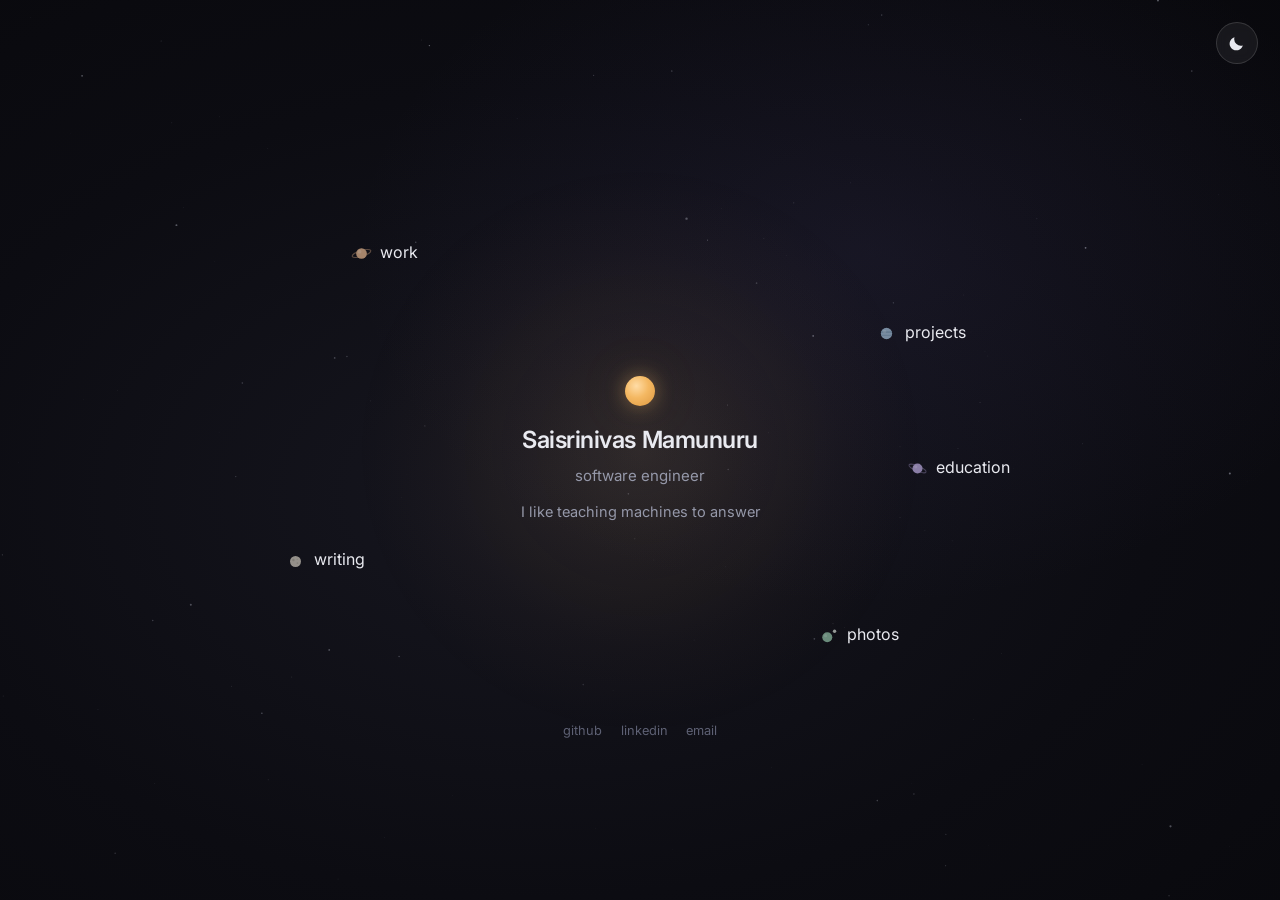
<file: index.html>
<!DOCTYPE html>
<html lang="en">
<head>
<meta charset="UTF-8">
<meta name="viewport" content="width=device-width, initial-scale=1">
<title>Saisrinivas Mamunuru</title>
<meta name="description" content="Software engineer working on AI systems and the data infrastructure behind them.">
<link rel="icon" type="image/svg+xml" href="favicon.svg">
<script src="theme.js"></script>
<link href="https://fonts.googleapis.com/css2?family=Inter:wght@400;500;600&display=swap" rel="stylesheet">
<style>
*{box-sizing:border-box}
:root{
  --ink:#e9eaf0;--soft:#9598a9;--faint:#5d6073;--accent:#b0a5dc;
  --page-bg:
    radial-gradient(760px 520px at 68% 28%, rgba(88,78,140,.13) 0%, rgba(88,78,140,0) 68%),
    radial-gradient(1100px 720px at 42% 55%, #16161f 0%, #0c0c12 56%, #08080c 100%);
  --sun-wash:
    radial-gradient(circle, rgba(246,198,124,.115) 0%, rgba(240,180,100,.062) 27%, rgba(228,158,88,.022) 50%, rgba(228,158,88,0) 72%);
  --disc-grad: radial-gradient(circle at 38% 33%, #ffdca6 0%, #f4b862 44%, #dd9840 100%);
  --disc-shadow: 0 0 20px rgba(242,184,104,.42), 0 0 56px rgba(242,184,104,.16);
  --star-opacity:1;
  --toggle-bg:rgba(255,255,255,.06);--toggle-border:rgba(255,255,255,.14);
  --hover-ink:#fff;
}
:root[data-theme="day"]{
  --ink:#2c2a3d;--soft:#5e5c74;--faint:#8d8ba3;--accent:#6f5aa8;
  --page-bg:
    radial-gradient(900px 640px at 60% 18%, rgba(255,214,150,.55) 0%, rgba(255,214,150,0) 62%),
    linear-gradient(180deg, #cfe4f7 0%, #eaf3fb 38%, #fdf1e4 78%, #ffe6cf 100%);
  --sun-wash:
    radial-gradient(circle, rgba(255,206,120,.55) 0%, rgba(255,190,110,.28) 30%, rgba(255,180,110,.08) 55%, rgba(255,180,110,0) 74%);
  --disc-grad: radial-gradient(circle at 38% 33%, #fff2cf 0%, #ffcf6e 45%, #f0a428 100%);
  --disc-shadow: 0 0 34px rgba(255,196,90,.65), 0 0 90px rgba(255,196,90,.32);
  --star-opacity:0;
  --toggle-bg:rgba(30,20,10,.05);--toggle-border:rgba(30,20,10,.14);
  --hover-ink:#17151f;
}
html,body{height:100%}
body{margin:0;color:var(--ink);
  font:400 15px/1.6 Inter,system-ui,sans-serif;-webkit-font-smoothing:antialiased;
  background:var(--page-bg);
  transition:background 1.1s ease,color .6s ease;
  display:grid;place-items:center;overflow:hidden}
#sky{position:fixed;inset:0;z-index:0;pointer-events:none;opacity:var(--star-opacity);transition:opacity 1.1s ease}
.stage{position:relative;z-index:1;width:min(740px,93vw);height:min(500px,76vh);
  display:grid;place-items:center}

/* the sun: an ambient warm wash, plus a small disc above the name.
   Sits behind everything and never moves -- the planets drift, it doesn't. */
.sun{position:absolute;left:50%;top:50%;transform:translate(-50%,-50%);
  width:min(560px,78vw);height:min(560px,78vw);border-radius:50%;
  pointer-events:none;z-index:0;background:var(--sun-wash);
  transition:background 1.1s ease;
  animation:breathe 14s ease-in-out infinite}
@keyframes breathe{0%,100%{opacity:.88}50%{opacity:1}}

.disc{width:30px;height:30px;border-radius:50%;margin:0 auto .95rem;
  background:var(--disc-grad);box-shadow:var(--disc-shadow);
  transition:background 1.1s ease,box-shadow 1.1s ease}

.core{text-align:center;max-width:25rem;z-index:2;position:relative}
h1{font-size:1.48rem;font-weight:600;letter-spacing:-.02em;margin:0 0 .32rem}
.role{color:var(--soft);font-size:.94rem;margin:0 0 .8rem}
.bio{color:var(--soft);font-size:.91rem;margin:0}

.drift{position:absolute;text-decoration:none;color:var(--ink);font-size:1rem;
  display:inline-flex;align-items:center;gap:.5rem;white-space:nowrap;
  transition:color .25s ease,text-shadow .25s ease}
.drift span{border-bottom:1px solid transparent;padding-bottom:1px;
  transition:border-color .25s ease}
.drift:hover{color:var(--hover-ink);text-shadow:0 0 15px rgba(176,165,220,.4)}
.drift:hover span{border-bottom-color:var(--accent)}
.drift svg{flex:0 0 auto;opacity:.82;transition:opacity .25s ease,transform .5s ease}
.drift:hover svg{opacity:1;transform:rotate(12deg) scale(1.08)}

.d1{top:8%;left:11%}
.d2{top:24%;right:6%}
.d3{bottom:25%;left:2%}
.d4{bottom:10%;right:15%}
.d5{top:51%;right:0}
.soc{position:absolute;bottom:-2.6rem;left:50%;transform:translateX(-50%);
  display:flex;gap:1.15rem;font-size:.8rem;white-space:nowrap}
.soc a{color:var(--faint);text-decoration:none}
.soc a:hover{color:var(--accent)}

.theme-toggle{position:fixed;top:1.4rem;right:1.4rem;z-index:5;width:42px;height:42px;border-radius:50%;
  background:var(--toggle-bg);border:1px solid var(--toggle-border);color:var(--ink);padding:0;
  display:grid;place-items:center;cursor:pointer;backdrop-filter:blur(6px);
  transition:background .3s ease,border-color .3s ease,color .4s ease,transform .3s ease}
.theme-toggle:hover{transform:scale(1.06)}
.theme-toggle svg{position:absolute;transition:opacity .4s ease,transform .5s ease}
.theme-toggle .moon{opacity:1;transform:rotate(0deg) scale(1)}
.theme-toggle .sun-i{opacity:0;transform:rotate(-90deg) scale(.6)}
:root[data-theme="day"] .theme-toggle .moon{opacity:0;transform:rotate(90deg) scale(.6)}
:root[data-theme="day"] .theme-toggle .sun-i{opacity:1;transform:rotate(0deg) scale(1)}

@media(max-width:660px){
  body{overflow:auto;display:block}
  .stage{height:auto;display:flex;flex-direction:column;gap:1.4rem;padding:4rem 1.5rem 3rem;width:100%}
  .core{order:-1;margin-bottom:1rem}
  .drift{position:static!important;transform:none!important;font-size:1.05rem}
  .soc{position:static;transform:none;margin-top:1.5rem}
}
</style>
</head>
<body>
<canvas id="sky"></canvas>

<button class="theme-toggle" type="button" aria-label="Toggle day and night theme" title="Toggle theme">
  <svg class="moon" width="19" height="19" viewBox="0 0 24 24" fill="none" aria-hidden="true"><path d="M20 14.5A8.5 8.5 0 0 1 9.5 4a8.5 8.5 0 1 0 10.5 10.5z" fill="currentColor"/></svg>
  <svg class="sun-i" width="19" height="19" viewBox="0 0 24 24" fill="none" aria-hidden="true"><circle cx="12" cy="12" r="4.6" fill="currentColor"/><g stroke="currentColor" stroke-width="1.6" stroke-linecap="round"><path d="M12 2.5v2.4M12 19.1v2.4M21.5 12h-2.4M4.9 12H2.5M18.4 5.6l-1.7 1.7M7.3 16.7l-1.7 1.7M18.4 18.4l-1.7-1.7M7.3 7.3 5.6 5.6"/></g></svg>
</button>

<svg width="0" height="0" style="position:absolute" aria-hidden="true">
  <defs>
    <symbol id="p-ring" viewBox="0 0 26 26">
      <ellipse cx="13" cy="13" rx="12" ry="3.6" fill="none" stroke="#c9a07e" stroke-opacity=".5" stroke-width="1.3" transform="rotate(-18 13 13)"/>
      <circle cx="13" cy="13" r="6.6" fill="#c9a07e"/>
      <circle cx="10.6" cy="10.7" r="2.3" fill="#fff" opacity=".16"/>
    </symbol>
    <symbol id="p-band" viewBox="0 0 26 26">
      <clipPath id="c-band"><circle cx="13" cy="13" r="7"/></clipPath>
      <circle cx="13" cy="13" r="7" fill="#8ea7bd"/>
      <g clip-path="url(#c-band)">
        <rect x="4" y="10.4" width="18" height="1.7" fill="#6f8ba3" opacity=".85"/>
        <rect x="4" y="14.6" width="18" height="1.2" fill="#6f8ba3" opacity=".7"/>
      </g>
      <circle cx="10.6" cy="10.6" r="2.2" fill="#fff" opacity=".15"/>
    </symbol>
    <symbol id="p-moon" viewBox="0 0 26 26">
      <circle cx="13" cy="13" r="6.8" fill="#b2ada4"/>
      <circle cx="10.4" cy="11.2" r="1.5" fill="#948f86" opacity=".8"/>
      <circle cx="15.4" cy="15" r="1.1" fill="#948f86" opacity=".7"/>
      <circle cx="15.2" cy="10.3" r=".8" fill="#948f86" opacity=".6"/>
    </symbol>
    <symbol id="p-satellite" viewBox="0 0 26 26">
      <circle cx="11.5" cy="14" r="6.2" fill="#7fa892"/>
      <circle cx="9.4" cy="12" r="2" fill="#fff" opacity=".15"/>
      <circle cx="20.5" cy="6.5" r="2.1" fill="#cfd6cf" opacity=".85"/>
    </symbol>
    <symbol id="p-ring2" viewBox="0 0 26 26">
      <ellipse cx="13" cy="13" rx="11.4" ry="3.2" fill="none" stroke="#a596c6" stroke-opacity=".45" stroke-width="1.2" transform="rotate(22 13 13)"/>
      <circle cx="13" cy="13" r="6.2" fill="#a596c6"/>
      <circle cx="10.9" cy="10.9" r="2" fill="#fff" opacity=".16"/>
    </symbol>
  </defs>
</svg>

<div class="stage">
  <div class="sun"></div>

  <a class="drift d1" data-depth="1.7" href="experience.html"><svg width="21" height="21"><use href="#p-ring"/></svg><span>work</span></a>
  <a class="drift d2" data-depth="1.1" href="projects.html"><svg width="21" height="21"><use href="#p-band"/></svg><span>projects</span></a>
  <a class="drift d3" data-depth="2.1" href="blog.html"><svg width="21" height="21"><use href="#p-moon"/></svg><span>writing</span></a>
  <a class="drift d4" data-depth="1.4" href="photography.html"><svg width="21" height="21"><use href="#p-satellite"/></svg><span>photos</span></a>
  <a class="drift d5" data-depth="0.8" href="education.html"><svg width="21" height="21"><use href="#p-ring2"/></svg><span>education</span></a>

  <div class="core">
    <div class="disc"></div>
    <h1>Saisrinivas Mamunuru</h1>
    <p class="role">software engineer</p>
    <p class="bio">I like teaching machines to answer</p>
  </div>

  <div class="soc"><a href="https://github.com/saisrinivas7" target="_blank" rel="noopener">github</a><a href="https://linkedin.com/in/saisrinivas7" target="_blank" rel="noopener">linkedin</a><a href="mailto:ssmamunuru@gmail.com">email</a></div>
</div>

<script>
(function(){
  const c=document.getElementById('sky'),x=c.getContext('2d');
  const reduce=matchMedia('(prefers-reduced-motion: reduce)').matches;
  const links=[...document.querySelectorAll('.drift')];
  let w,h,dpr,layers=[],mx=0,my=0,cx=0,cy=0;

  function mk(n,rmin,rmax,amax){
    return Array.from({length:n},()=>({
      x:Math.random()*w,y:Math.random()*h,
      r:rmin+Math.random()*(rmax-rmin),
      a:amax*(0.55+Math.random()*0.45)
    }));
  }
  function build(){
    dpr=Math.min(window.devicePixelRatio||1,2);
    w=innerWidth;h=innerHeight;
    c.width=w*dpr;c.height=h*dpr;c.style.width=w+'px';c.style.height=h+'px';
    x.setTransform(dpr,0,0,dpr,0,0);
    layers=[
      mk(Math.round(w*h/16000),0.25,0.55,0.14),
      mk(Math.round(w*h/34000),0.45,0.85,0.26),
      mk(Math.round(w*h/72000),0.7,1.2,0.42)
    ];
  }
  function paint(ox0,oy0){
    x.clearRect(0,0,w,h);
    layers.forEach((layer,i)=>{
      const k=(i+1)*5,ox=ox0*k,oy=oy0*k;
      for(const s of layer){
        x.beginPath();x.fillStyle='rgba(230,234,250,'+s.a+')';
        x.arc(s.x+ox,s.y+oy,s.r,0,6.283);x.fill();
      }
    });
  }
  function draw(){
    cx+=(mx-cx)*0.045;cy+=(my-cy)*0.045;
    paint(-cx,-cy);
    links.forEach(a=>{
      const d=parseFloat(a.dataset.depth)||1;
      a.style.transform='translate3d('+(-cx*d*14)+'px,'+(-cy*d*14)+'px,0)';
    });
    requestAnimationFrame(draw);
  }

  build();
  addEventListener('resize',()=>{build();if(reduce)paint(0,0)});
  if(!reduce){
    addEventListener('mousemove',e=>{mx=(e.clientX/w-0.5)*2;my=(e.clientY/h-0.5)*2});
    requestAnimationFrame(draw);
  }else paint(0,0);
})();
</script>
</body>
</html>
</file>
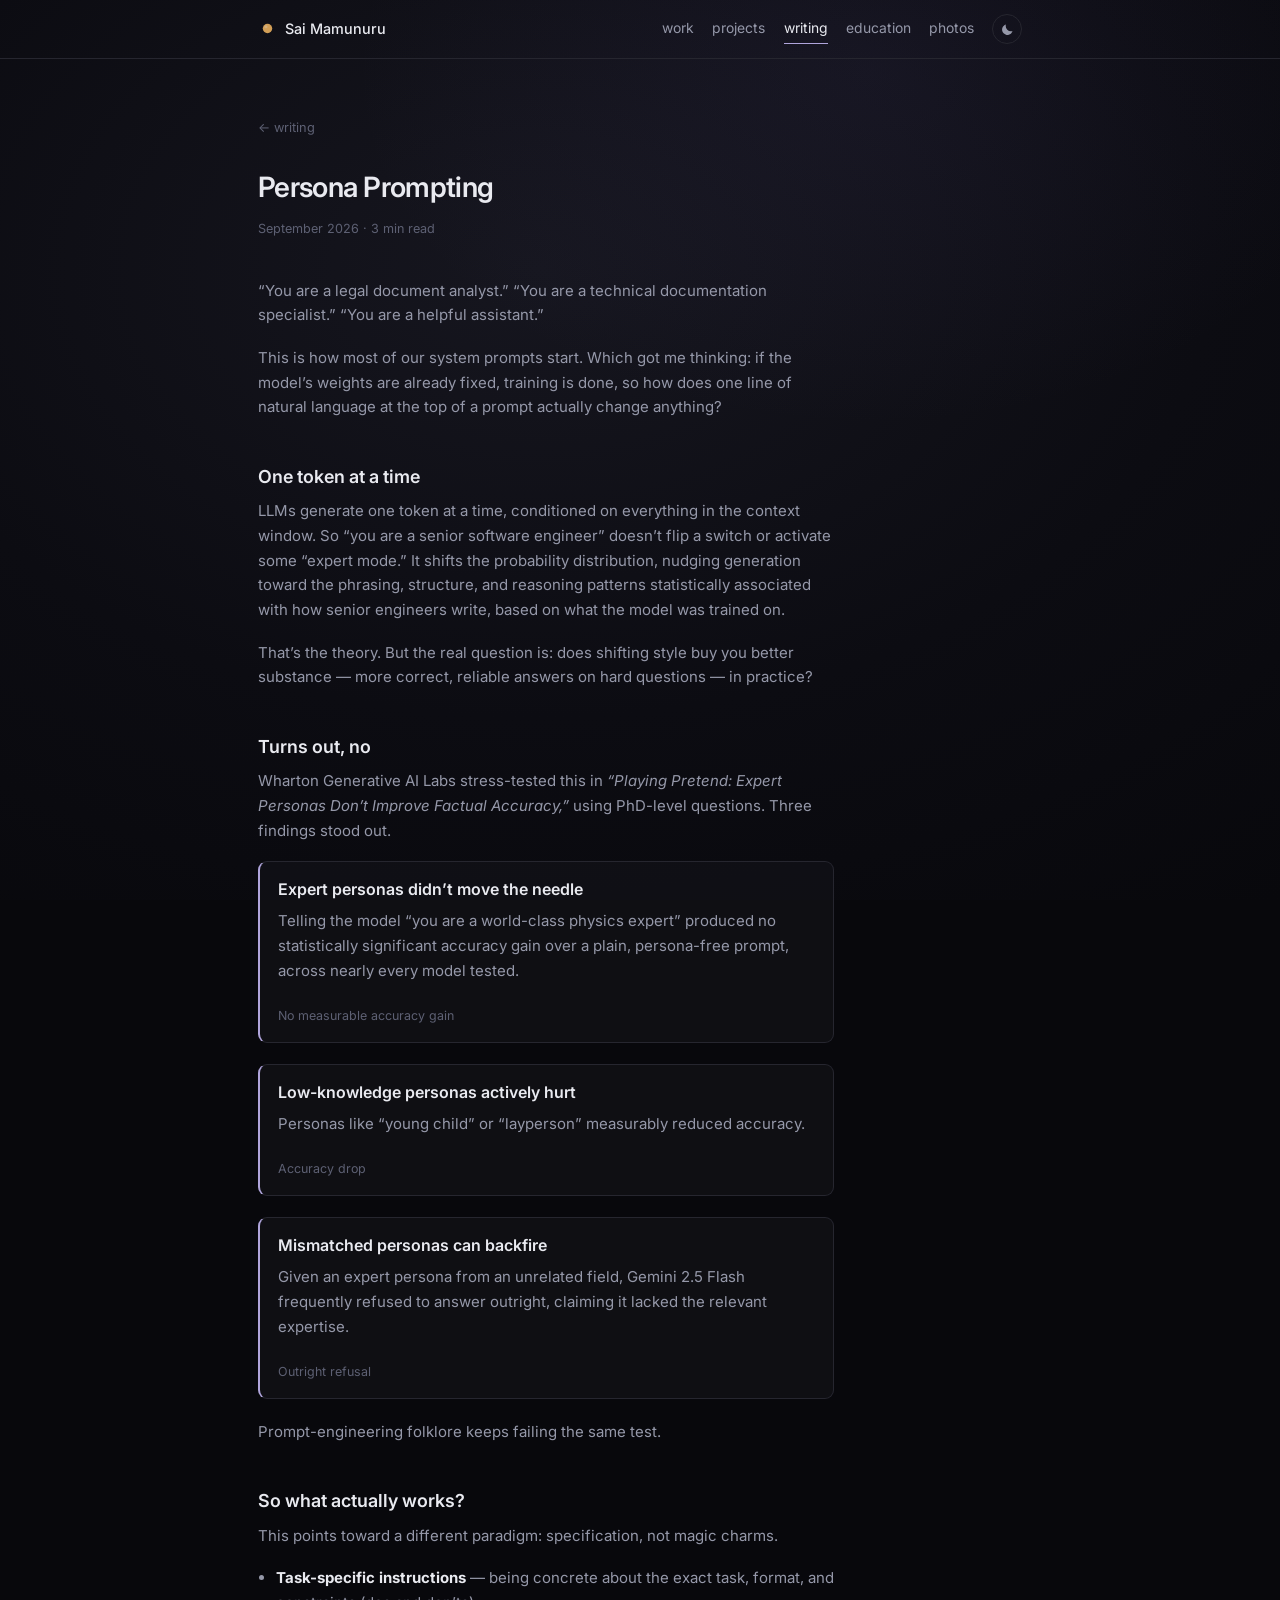
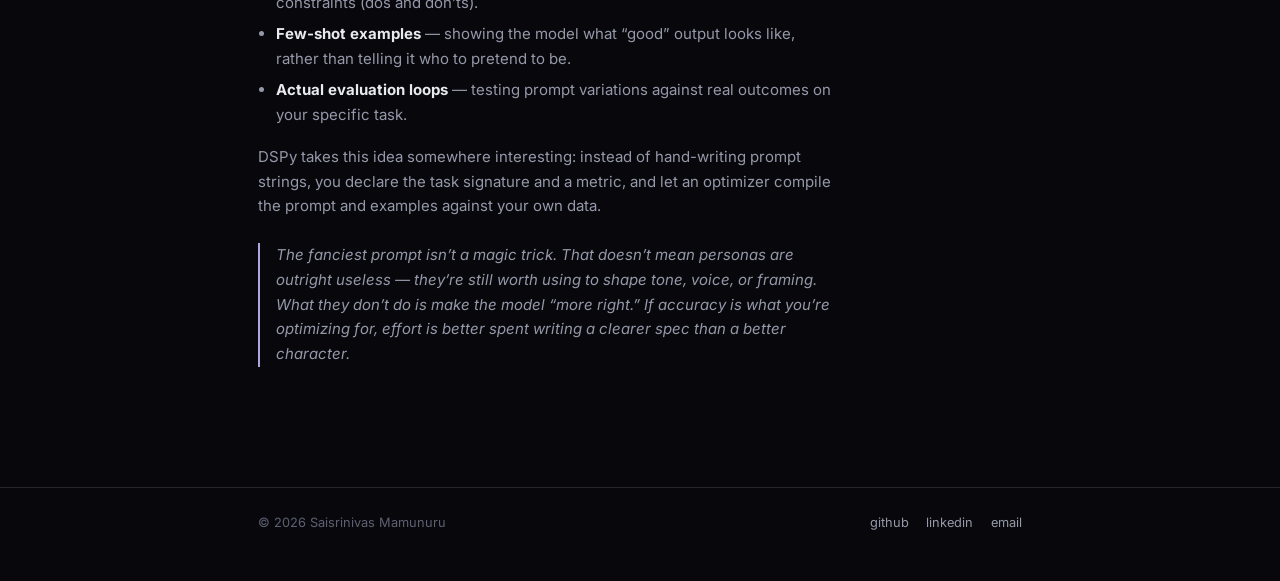
<file: blog-persona-prompting.html>
<!DOCTYPE html>
<html lang="en">
<head>
<meta charset="UTF-8">
<meta name="viewport" content="width=device-width, initial-scale=1">
<title>Persona Prompting — Saisrinivas Mamunuru</title>
<meta name="description" content="Why telling an LLM to act like an expert doesn't make it more accurate, and what actually moves the needle instead.">
<link rel="icon" type="image/svg+xml" href="favicon.svg">
<script src="theme.js"></script>
<link rel="preconnect" href="https://fonts.googleapis.com">
<link rel="preconnect" href="https://fonts.gstatic.com" crossorigin>
<link href="https://fonts.googleapis.com/css2?family=Inter:wght@400;500;600&display=swap" rel="stylesheet">
<link rel="stylesheet" href="styles.css">
</head>
<body>

<header class="top">
  <div class="wrap">
    <a class="home-link" href="index.html">
      <svg width="19" height="19" viewBox="0 0 26 26" aria-hidden="true">
        <circle cx="13" cy="13" r="6.5" fill="#f4b862"/>
        <circle cx="10.8" cy="10.6" r="2.2" fill="#fff" opacity=".28"/>
      </svg>
      Sai Mamunuru
    </a>
    <div class="top-right">
      <nav>
        <a href="experience.html">work</a>
        <a href="projects.html">projects</a>
        <a href="blog.html" aria-current="page">writing</a>
        <a href="education.html">education</a>
        <a href="photography.html">photos</a>
      </nav>
      <button class="theme-toggle" type="button" aria-label="Toggle day and night theme" title="Toggle theme">
        <svg class="moon" width="15" height="15" viewBox="0 0 24 24" fill="none" aria-hidden="true"><path d="M20 14.5A8.5 8.5 0 0 1 9.5 4a8.5 8.5 0 1 0 10.5 10.5z" fill="currentColor"/></svg>
        <svg class="sun-i" width="15" height="15" viewBox="0 0 24 24" fill="none" aria-hidden="true"><circle cx="12" cy="12" r="4.6" fill="currentColor"/><g stroke="currentColor" stroke-width="1.6" stroke-linecap="round"><path d="M12 2.5v2.4M12 19.1v2.4M21.5 12h-2.4M4.9 12H2.5M18.4 5.6l-1.7 1.7M7.3 16.7l-1.7 1.7M18.4 18.4l-1.7-1.7M7.3 7.3 5.6 5.6"/></g></svg>
      </button>
    </div>
  </div>
</header>

<main>
  <div class="wrap">
    <a class="back" href="blog.html">&larr; writing</a>
    <h1>Persona Prompting</h1>
    <p class="post-meta">September 2026 &middot; 3 min read</p>
    <div class="article">
      <p>&ldquo;You are a legal document analyst.&rdquo; &ldquo;You are a technical documentation specialist.&rdquo; &ldquo;You are a helpful assistant.&rdquo;</p>
      <p>This is how most of our system prompts start. Which got me thinking: if the model&rsquo;s weights are already fixed, training is done, so how does one line of natural language at the top of a prompt actually change anything?</p>

      <h2>One token at a time</h2>
      <p>LLMs generate one token at a time, conditioned on everything in the context window. So &ldquo;you are a senior software engineer&rdquo; doesn&rsquo;t flip a switch or activate some &ldquo;expert mode.&rdquo; It shifts the probability distribution, nudging generation toward the phrasing, structure, and reasoning patterns statistically associated with how senior engineers write, based on what the model was trained on.</p>
      <p>That&rsquo;s the theory. But the real question is: does shifting style buy you better substance &mdash; more correct, reliable answers on hard questions &mdash; in practice?</p>

      <h2>Turns out, no</h2>
      <p>Wharton Generative AI Labs stress-tested this in <em>&ldquo;Playing Pretend: Expert Personas Don&rsquo;t Improve Factual Accuracy,&rdquo;</em> using PhD-level questions. Three findings stood out.</p>

      <div class="scenario">
        <h3>Expert personas didn&rsquo;t move the needle</h3>
        <p>Telling the model &ldquo;you are a world-class physics expert&rdquo; produced no statistically significant accuracy gain over a plain, persona-free prompt, across nearly every model tested.</p>
        <span class="verdict">No measurable accuracy gain</span>
      </div>

      <div class="scenario">
        <h3>Low-knowledge personas actively hurt</h3>
        <p>Personas like &ldquo;young child&rdquo; or &ldquo;layperson&rdquo; measurably reduced accuracy.</p>
        <span class="verdict">Accuracy drop</span>
      </div>

      <div class="scenario">
        <h3>Mismatched personas can backfire</h3>
        <p>Given an expert persona from an unrelated field, Gemini 2.5 Flash frequently refused to answer outright, claiming it lacked the relevant expertise.</p>
        <span class="verdict">Outright refusal</span>
      </div>

      <p>Prompt-engineering folklore keeps failing the same test.</p>

      <h2>So what actually works?</h2>
      <p>This points toward a different paradigm: specification, not magic charms.</p>
      <ul>
        <li><strong>Task-specific instructions</strong> &mdash; being concrete about the exact task, format, and constraints (dos and don&rsquo;ts).</li>
        <li><strong>Few-shot examples</strong> &mdash; showing the model what &ldquo;good&rdquo; output looks like, rather than telling it who to pretend to be.</li>
        <li><strong>Actual evaluation loops</strong> &mdash; testing prompt variations against real outcomes on your specific task.</li>
      </ul>
      <p>DSPy takes this idea somewhere interesting: instead of hand-writing prompt strings, you declare the task signature and a metric, and let an optimizer compile the prompt and examples against your own data.</p>

      <blockquote>The fanciest prompt isn&rsquo;t a magic trick. That doesn&rsquo;t mean personas are outright useless &mdash; they&rsquo;re still worth using to shape tone, voice, or framing. What they don&rsquo;t do is make the model &ldquo;more right.&rdquo; If accuracy is what you&rsquo;re optimizing for, effort is better spent writing a clearer spec than a better character.</blockquote>
    </div>
  </div>
</main>

<footer class="foot">
  <div class="wrap">
    <span>&copy; 2026 Saisrinivas Mamunuru</span>
    <nav>
      <a href="https://github.com/saisrinivas7" target="_blank" rel="noopener">github</a>
      <a href="https://linkedin.com/in/saisrinivas7" target="_blank" rel="noopener">linkedin</a>
      <a href="mailto:ssmamunuru@gmail.com">email</a>
    </nav>
  </div>
</footer>

</body>
</html>
</file>
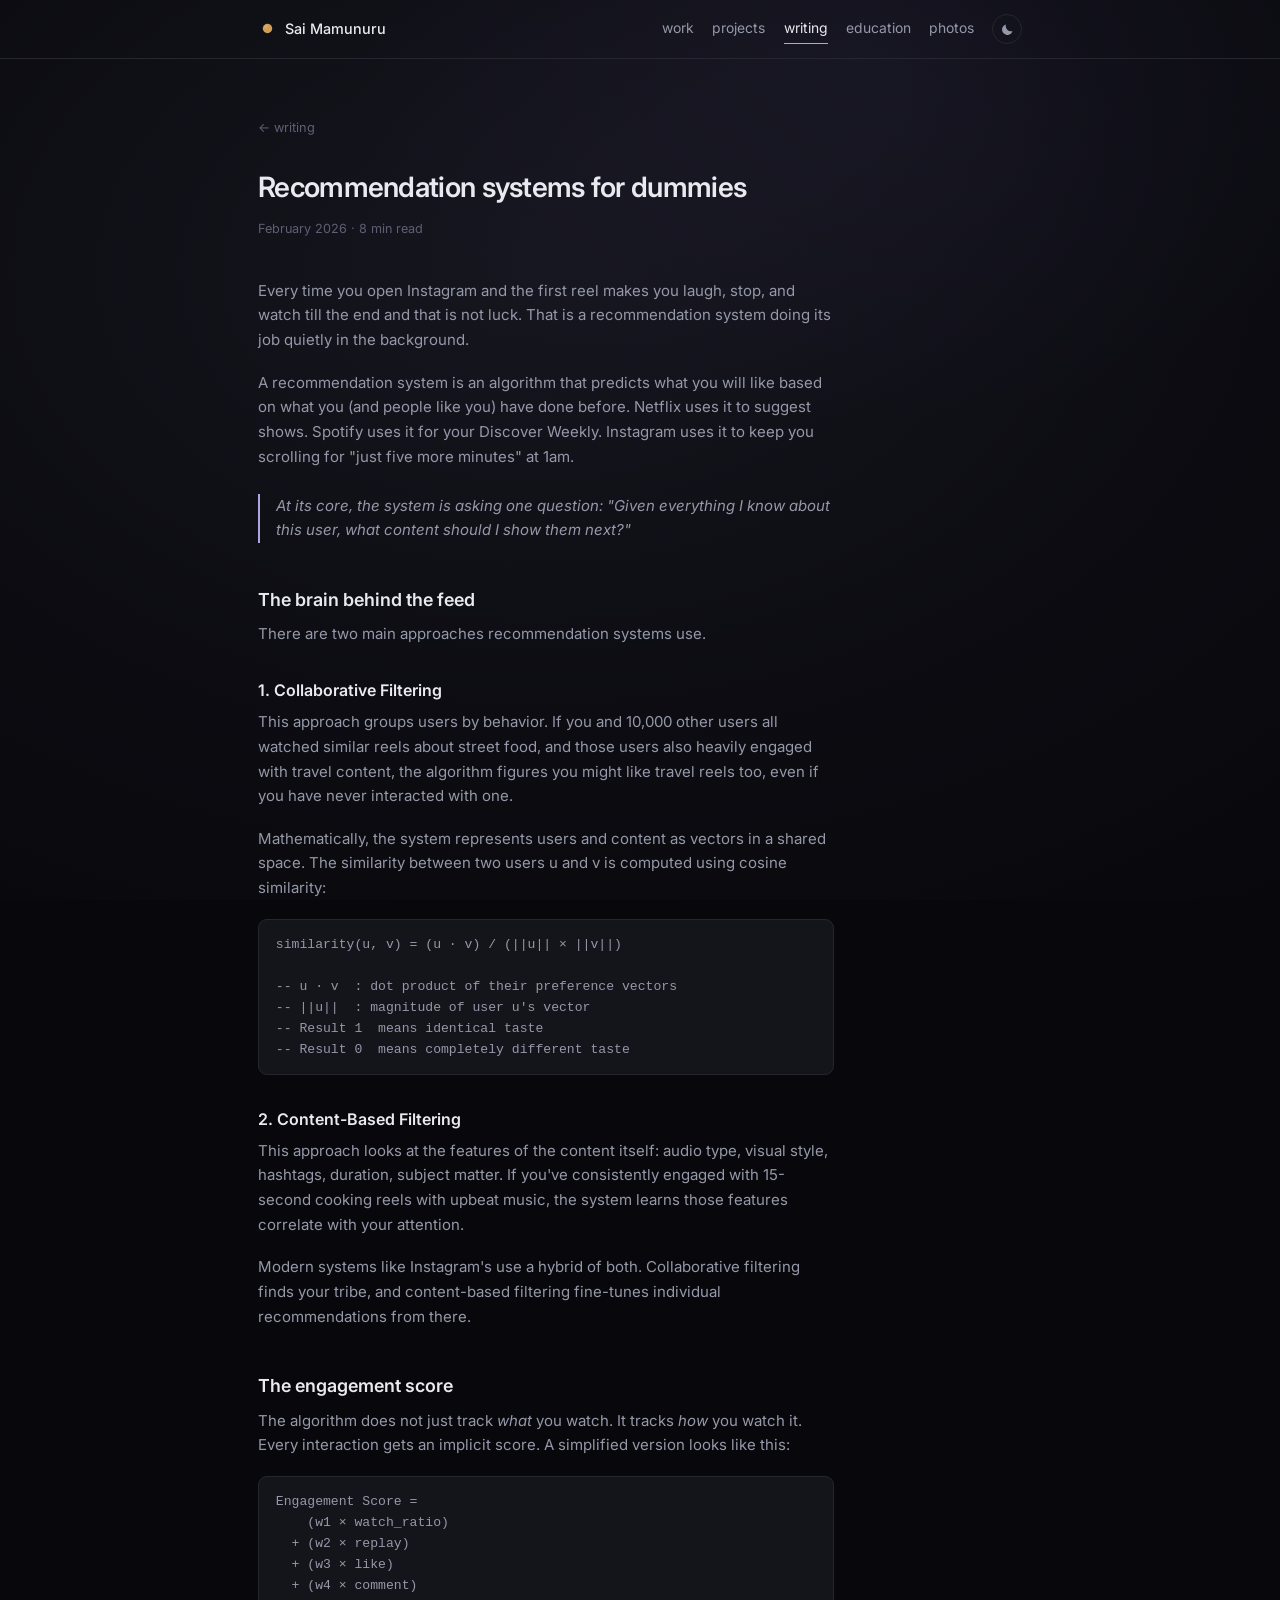
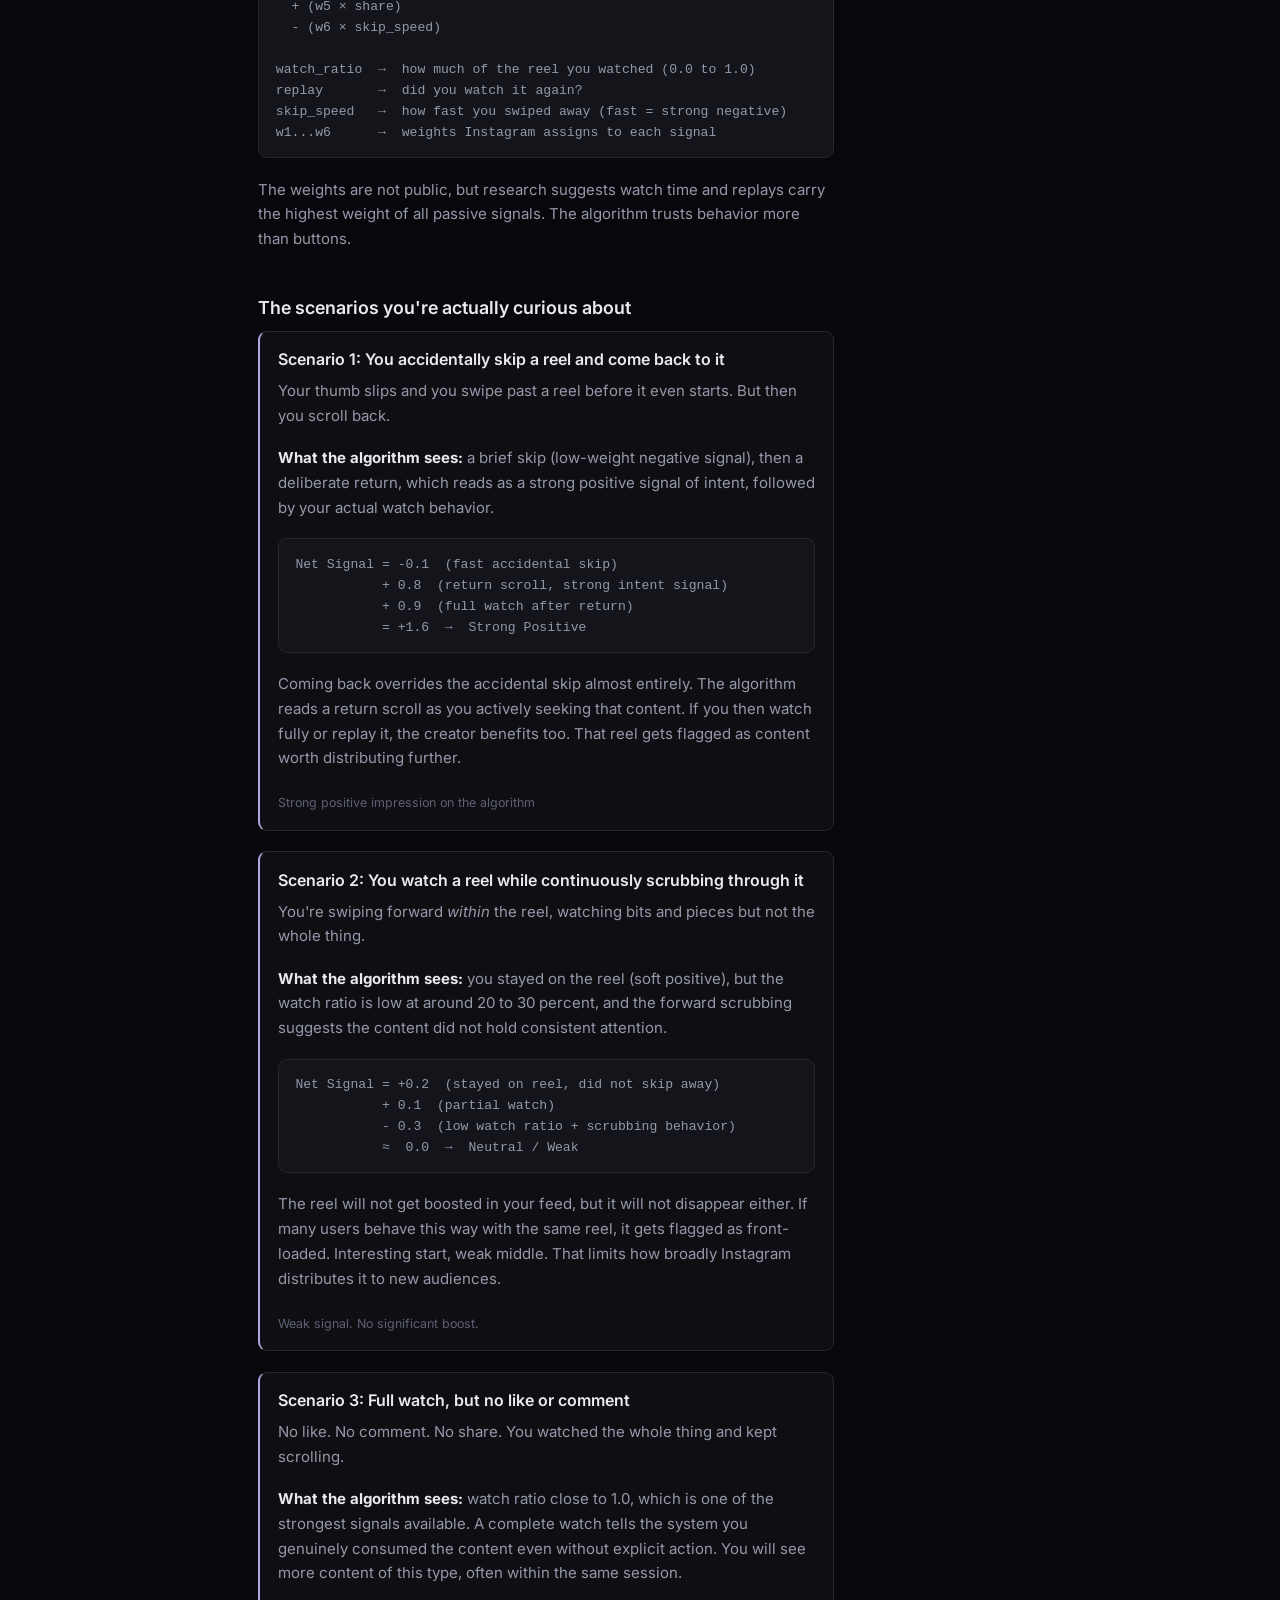
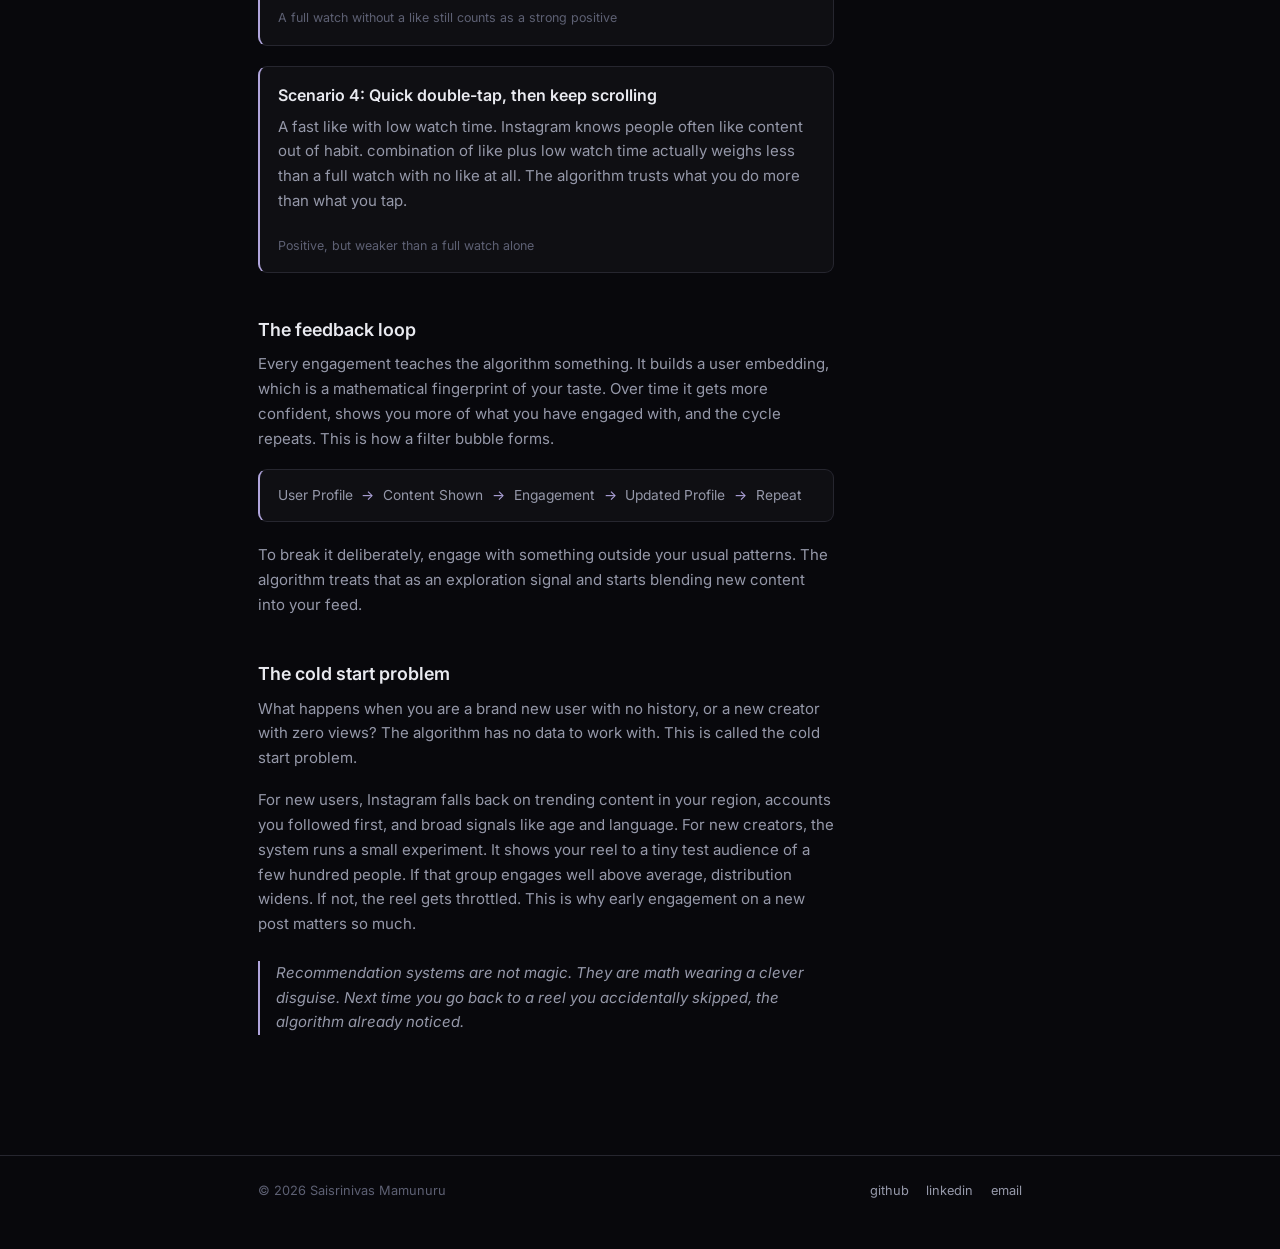
<file: blog-recommendation-systems.html>
<!DOCTYPE html>
<html lang="en">
<head>
<meta charset="UTF-8">
<meta name="viewport" content="width=device-width, initial-scale=1">
<title>Recommendation systems for dummies — Saisrinivas Mamunuru</title>
<meta name="description" content="How Instagram's algorithm actually works.">
<link rel="icon" type="image/svg+xml" href="favicon.svg">
<script src="theme.js"></script>
<link rel="preconnect" href="https://fonts.googleapis.com">
<link rel="preconnect" href="https://fonts.gstatic.com" crossorigin>
<link href="https://fonts.googleapis.com/css2?family=Inter:wght@400;500;600&display=swap" rel="stylesheet">
<link rel="stylesheet" href="styles.css">
</head>
<body>

<header class="top">
  <div class="wrap">
    <a class="home-link" href="index.html">
      <svg width="19" height="19" viewBox="0 0 26 26" aria-hidden="true">
        <circle cx="13" cy="13" r="6.5" fill="#f4b862"/>
        <circle cx="10.8" cy="10.6" r="2.2" fill="#fff" opacity=".28"/>
      </svg>
      Sai Mamunuru
    </a>
    <div class="top-right">
      <nav>
        <a href="experience.html">work</a>
        <a href="projects.html">projects</a>
        <a href="blog.html" aria-current="page">writing</a>
        <a href="education.html">education</a>
        <a href="photography.html">photos</a>
      </nav>
      <button class="theme-toggle" type="button" aria-label="Toggle day and night theme" title="Toggle theme">
        <svg class="moon" width="15" height="15" viewBox="0 0 24 24" fill="none" aria-hidden="true"><path d="M20 14.5A8.5 8.5 0 0 1 9.5 4a8.5 8.5 0 1 0 10.5 10.5z" fill="currentColor"/></svg>
        <svg class="sun-i" width="15" height="15" viewBox="0 0 24 24" fill="none" aria-hidden="true"><circle cx="12" cy="12" r="4.6" fill="currentColor"/><g stroke="currentColor" stroke-width="1.6" stroke-linecap="round"><path d="M12 2.5v2.4M12 19.1v2.4M21.5 12h-2.4M4.9 12H2.5M18.4 5.6l-1.7 1.7M7.3 16.7l-1.7 1.7M18.4 18.4l-1.7-1.7M7.3 7.3 5.6 5.6"/></g></svg>
      </button>
    </div>
  </div>
</header>

<main>
  <div class="wrap">
    <a class="back" href="blog.html">&larr; writing</a>
    <h1>Recommendation systems for dummies</h1>
    <p class="post-meta">February 2026 &middot; 8 min read</p>
    <div class="article">
<p>Every time you open Instagram and the first reel makes you laugh, stop, and watch till the end and that is not luck. That is a recommendation system doing its job quietly in the background.</p>
            <p>A recommendation system is an algorithm that predicts what you will like based on what you (and people like you) have done before. Netflix uses it to suggest shows. Spotify uses it for your Discover Weekly. Instagram uses it to keep you scrolling for "just five more minutes" at 1am.</p>

            <blockquote>At its core, the system is asking one question: "Given everything I know about this user, what content should I show them next?"</blockquote>

            <h2>The brain behind the feed</h2>
            <p>There are two main approaches recommendation systems use.</p>

            <h3>1. Collaborative Filtering</h3>
            <p>This approach groups users by behavior. If you and 10,000 other users all watched similar reels about street food, and those users also heavily engaged with travel content, the algorithm figures you might like travel reels too, even if you have never interacted with one.</p>
            <p>Mathematically, the system represents users and content as vectors in a shared space. The similarity between two users u and v is computed using cosine similarity:</p>
            <pre>similarity(u, v) = (u · v) / (||u|| × ||v||)

-- u · v  : dot product of their preference vectors
-- ||u||  : magnitude of user u's vector
-- Result 1  means identical taste
-- Result 0  means completely different taste</pre>

            <h3>2. Content-Based Filtering</h3>
            <p>This approach looks at the features of the content itself: audio type, visual style, hashtags, duration, subject matter. If you've consistently engaged with 15-second cooking reels with upbeat music, the system learns those features correlate with your attention.</p>
            <p>Modern systems like Instagram's use a hybrid of both. Collaborative filtering finds your tribe, and content-based filtering fine-tunes individual recommendations from there.</p>

            <h2>The engagement score</h2>
            <p>The algorithm does not just track <em>what</em> you watch. It tracks <em>how</em> you watch it. Every interaction gets an implicit score. A simplified version looks like this:</p>
            <pre>Engagement Score =
    (w1 × watch_ratio)
  + (w2 × replay)
  + (w3 × like)
  + (w4 × comment)
  + (w5 × share)
  - (w6 × skip_speed)

watch_ratio  →  how much of the reel you watched (0.0 to 1.0)
replay       →  did you watch it again?
skip_speed   →  how fast you swiped away (fast = strong negative)
w1...w6      →  weights Instagram assigns to each signal</pre>
            <p>The weights are not public, but research suggests watch time and replays carry the highest weight of all passive signals. The algorithm trusts behavior more than buttons.</p>

            <h2>The scenarios you're actually curious about</h2>

            <div class="scenario">
                <h3>Scenario 1: You accidentally skip a reel and come back to it</h3>
                <p>Your thumb slips and you swipe past a reel before it even starts. But then you scroll back.</p>
                <p><strong>What the algorithm sees:</strong> a brief skip (low-weight negative signal), then a deliberate return, which reads as a strong positive signal of intent, followed by your actual watch behavior.</p>
                <pre>Net Signal = -0.1  (fast accidental skip)
           + 0.8  (return scroll, strong intent signal)
           + 0.9  (full watch after return)
           = +1.6  →  Strong Positive</pre>
                <p>Coming back overrides the accidental skip almost entirely. The algorithm reads a return scroll as you actively seeking that content. If you then watch fully or replay it, the creator benefits too. That reel gets flagged as content worth distributing further.</p>
                <span class="verdict positive">Strong positive impression on the algorithm</span>
            </div>

            <div class="scenario">
                <h3>Scenario 2: You watch a reel while continuously scrubbing through it</h3>
                <p>You're swiping forward <em>within</em> the reel, watching bits and pieces but not the whole thing.</p>
                <p><strong>What the algorithm sees:</strong> you stayed on the reel (soft positive), but the watch ratio is low at around 20 to 30 percent, and the forward scrubbing suggests the content did not hold consistent attention.</p>
                <pre>Net Signal = +0.2  (stayed on reel, did not skip away)
           + 0.1  (partial watch)
           - 0.3  (low watch ratio + scrubbing behavior)
           ≈  0.0  →  Neutral / Weak</pre>
                <p>The reel will not get boosted in your feed, but it will not disappear either. If many users behave this way with the same reel, it gets flagged as front-loaded. Interesting start, weak middle. That limits how broadly Instagram distributes it to new audiences.</p>
                <span class="verdict neutral">Weak signal. No significant boost.</span>
            </div>

            <div class="scenario">
                <h3>Scenario 3: Full watch, but no like or comment</h3>
                <p>No like. No comment. No share. You watched the whole thing and kept scrolling.</p>
                <p><strong>What the algorithm sees:</strong> watch ratio close to 1.0, which is one of the strongest signals available. A complete watch tells the system you genuinely consumed the content even without explicit action. You will see more content of this type, often within the same session.</p>
                <span class="verdict positive">A full watch without a like still counts as a strong positive</span>
            </div>

            <div class="scenario">
                <h3>Scenario 4: Quick double-tap, then keep scrolling</h3>
                <p>A fast like with low watch time. Instagram knows people often like content out of habit. combination of like plus low watch time actually weighs less than a full watch with no like at all. The algorithm trusts what you do more than what you tap.</p>
                <span class="verdict neutral">Positive, but weaker than a full watch alone</span>
            </div>

            <h2>The feedback loop</h2>
            <p>Every engagement teaches the algorithm something. It builds a user embedding, which is a mathematical fingerprint of your taste. Over time it gets more confident, shows you more of what you have engaged with, and the cycle repeats. This is how a filter bubble forms.</p>

            <div class="loop-diagram">
                <span class="loop-step">User Profile</span>
                <span class="loop-arrow">→</span>
                <span class="loop-step">Content Shown</span>
                <span class="loop-arrow">→</span>
                <span class="loop-step">Engagement</span>
                <span class="loop-arrow">→</span>
                <span class="loop-step">Updated Profile</span>
                <span class="loop-arrow">→</span>
                <span class="loop-step">Repeat</span>
            </div>

            <p>To break it deliberately, engage with something outside your usual patterns. The algorithm treats that as an exploration signal and starts blending new content into your feed.</p>

            <h2>The cold start problem</h2>
            <p>What happens when you are a brand new user with no history, or a new creator with zero views? The algorithm has no data to work with. This is called the cold start problem.</p>
            <p>For new users, Instagram falls back on trending content in your region, accounts you followed first, and broad signals like age and language. For new creators, the system runs a small experiment. It shows your reel to a tiny test audience of a few hundred people. If that group engages well above average, distribution widens. If not, the reel gets throttled. This is why early engagement on a new post matters so much.</p>

            <blockquote>Recommendation systems are not magic. They are math wearing a clever disguise. Next time you go back to a reel you accidentally skipped, the algorithm already noticed.</blockquote>
    </div>
    </div>
  </div>
</main>

<footer class="foot">
  <div class="wrap">
    <span>&copy; 2026 Saisrinivas Mamunuru</span>
    <nav>
      <a href="https://github.com/saisrinivas7" target="_blank" rel="noopener">github</a>
      <a href="https://linkedin.com/in/saisrinivas7" target="_blank" rel="noopener">linkedin</a>
      <a href="mailto:ssmamunuru@gmail.com">email</a>
    </nav>
  </div>
</footer>

</body>
</html>
</file>
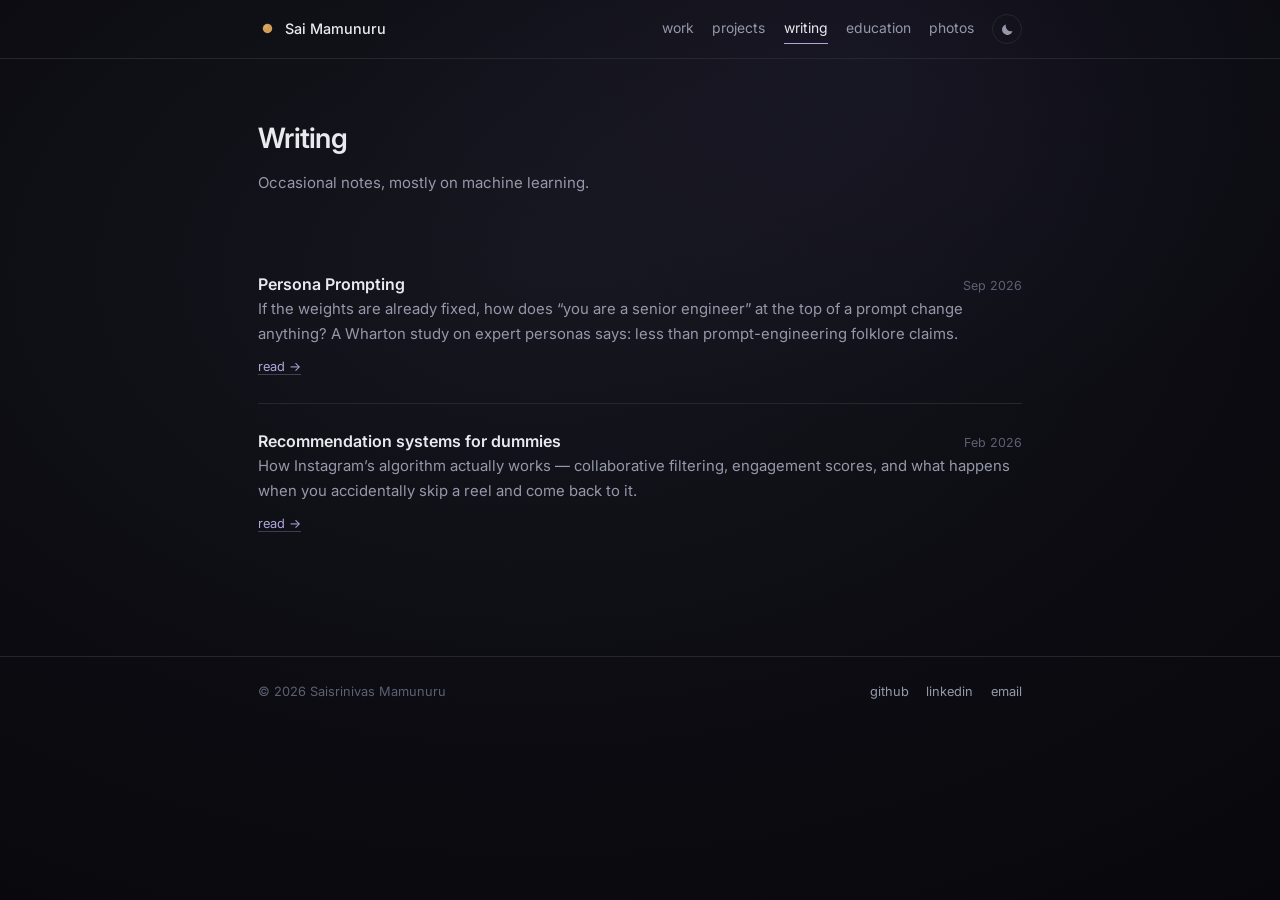
<file: blog.html>
<!DOCTYPE html>
<html lang="en">
<head>
<meta charset="UTF-8">
<meta name="viewport" content="width=device-width, initial-scale=1">
<title>Writing — Saisrinivas Mamunuru</title>
<meta name="description" content="Occasional notes, mostly on machine learning.">
<link rel="icon" type="image/svg+xml" href="favicon.svg">
<script src="theme.js"></script>
<link rel="preconnect" href="https://fonts.googleapis.com">
<link rel="preconnect" href="https://fonts.gstatic.com" crossorigin>
<link href="https://fonts.googleapis.com/css2?family=Inter:wght@400;500;600&display=swap" rel="stylesheet">
<link rel="stylesheet" href="styles.css">
</head>
<body>

<header class="top">
  <div class="wrap">
    <a class="home-link" href="index.html">
      <svg width="19" height="19" viewBox="0 0 26 26" aria-hidden="true">
        <circle cx="13" cy="13" r="6.5" fill="#f4b862"/>
        <circle cx="10.8" cy="10.6" r="2.2" fill="#fff" opacity=".28"/>
      </svg>
      Sai Mamunuru
    </a>
    <div class="top-right">
      <nav>
        <a href="experience.html">work</a>
        <a href="projects.html">projects</a>
        <a href="blog.html" aria-current="page">writing</a>
        <a href="education.html">education</a>
        <a href="photography.html">photos</a>
      </nav>
      <button class="theme-toggle" type="button" aria-label="Toggle day and night theme" title="Toggle theme">
        <svg class="moon" width="15" height="15" viewBox="0 0 24 24" fill="none" aria-hidden="true"><path d="M20 14.5A8.5 8.5 0 0 1 9.5 4a8.5 8.5 0 1 0 10.5 10.5z" fill="currentColor"/></svg>
        <svg class="sun-i" width="15" height="15" viewBox="0 0 24 24" fill="none" aria-hidden="true"><circle cx="12" cy="12" r="4.6" fill="currentColor"/><g stroke="currentColor" stroke-width="1.6" stroke-linecap="round"><path d="M12 2.5v2.4M12 19.1v2.4M21.5 12h-2.4M4.9 12H2.5M18.4 5.6l-1.7 1.7M7.3 16.7l-1.7 1.7M18.4 18.4l-1.7-1.7M7.3 7.3 5.6 5.6"/></g></svg>
      </button>
    </div>
  </div>
</header>

<main>
  <div class="wrap">
    <h1>Writing</h1>
    <p class="lede">Occasional notes, mostly on machine learning.</p>

    <article class="entry">
      <div class="entry-head">
        <h2><a href="blog-persona-prompting.html">Persona Prompting</a></h2>
        <span class="entry-when">Sep 2026</span>
      </div>
      <p>If the weights are already fixed, how does &ldquo;you are a senior
        engineer&rdquo; at the top of a prompt change anything? A Wharton study
        on expert personas says: less than prompt-engineering folklore claims.</p>
      <a class="ext" href="blog-persona-prompting.html">read &rarr;</a>
    </article>

    <article class="entry">
      <div class="entry-head">
        <h2><a href="blog-recommendation-systems.html">Recommendation systems for dummies</a></h2>
        <span class="entry-when">Feb 2026</span>
      </div>
      <p>How Instagram&rsquo;s algorithm actually works &mdash; collaborative
        filtering, engagement scores, and what happens when you accidentally skip
        a reel and come back to it.</p>
      <a class="ext" href="blog-recommendation-systems.html">read &rarr;</a>
    </article>

  </div>
</main>

<footer class="foot">
  <div class="wrap">
    <span>&copy; 2026 Saisrinivas Mamunuru</span>
    <nav>
      <a href="https://github.com/saisrinivas7" target="_blank" rel="noopener">github</a>
      <a href="https://linkedin.com/in/saisrinivas7" target="_blank" rel="noopener">linkedin</a>
      <a href="mailto:ssmamunuru@gmail.com">email</a>
    </nav>
  </div>
</footer>

</body>
</html>
</file>
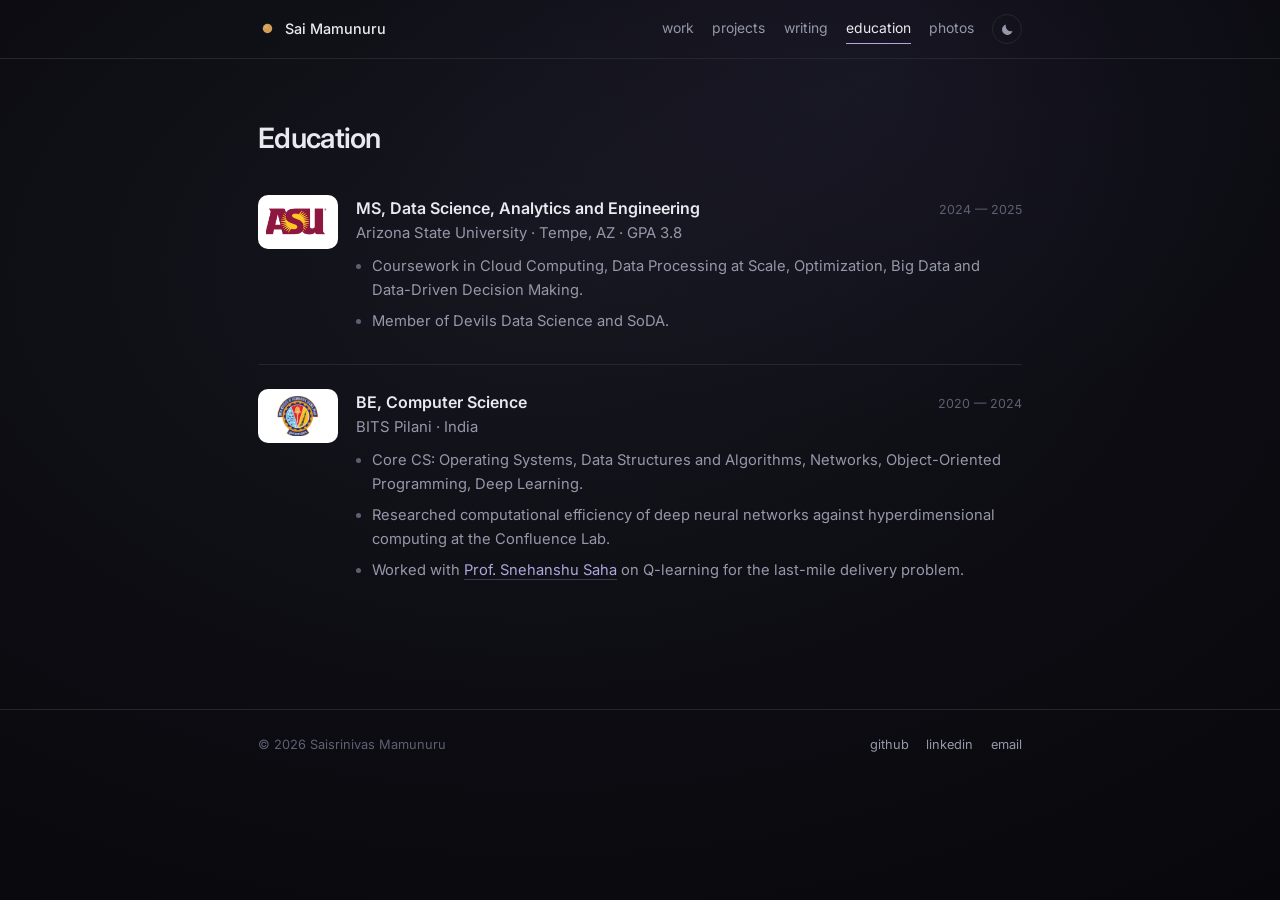
<file: education.html>
<!DOCTYPE html>
<html lang="en">
<head>
<meta charset="UTF-8">
<meta name="viewport" content="width=device-width, initial-scale=1">
<title>Education — Saisrinivas Mamunuru</title>
<meta name="description" content="Where I studied.">
<link rel="icon" type="image/svg+xml" href="favicon.svg">
<script src="theme.js"></script>
<link rel="preconnect" href="https://fonts.googleapis.com">
<link rel="preconnect" href="https://fonts.gstatic.com" crossorigin>
<link href="https://fonts.googleapis.com/css2?family=Inter:wght@400;500;600&display=swap" rel="stylesheet">
<link rel="stylesheet" href="styles.css">
</head>
<body>

<header class="top">
  <div class="wrap">
    <a class="home-link" href="index.html">
      <svg width="19" height="19" viewBox="0 0 26 26" aria-hidden="true">
        <circle cx="13" cy="13" r="6.5" fill="#f4b862"/>
        <circle cx="10.8" cy="10.6" r="2.2" fill="#fff" opacity=".28"/>
      </svg>
      Sai Mamunuru
    </a>
    <div class="top-right">
      <nav>
        <a href="experience.html">work</a>
        <a href="projects.html">projects</a>
        <a href="blog.html">writing</a>
        <a href="education.html" aria-current="page">education</a>
        <a href="photography.html">photos</a>
      </nav>
      <button class="theme-toggle" type="button" aria-label="Toggle day and night theme" title="Toggle theme">
        <svg class="moon" width="15" height="15" viewBox="0 0 24 24" fill="none" aria-hidden="true"><path d="M20 14.5A8.5 8.5 0 0 1 9.5 4a8.5 8.5 0 1 0 10.5 10.5z" fill="currentColor"/></svg>
        <svg class="sun-i" width="15" height="15" viewBox="0 0 24 24" fill="none" aria-hidden="true"><circle cx="12" cy="12" r="4.6" fill="currentColor"/><g stroke="currentColor" stroke-width="1.6" stroke-linecap="round"><path d="M12 2.5v2.4M12 19.1v2.4M21.5 12h-2.4M4.9 12H2.5M18.4 5.6l-1.7 1.7M7.3 16.7l-1.7 1.7M18.4 18.4l-1.7-1.7M7.3 7.3 5.6 5.6"/></g></svg>
      </button>
    </div>
  </div>
</header>

<main>
  <div class="wrap">
    <h1>Education</h1>

    <article class="entry" id="asu">
      <div class="badge"><img src="logos/asu.png" alt="Arizona State University"></div>
      <div>
        <div class="entry-head">
          <h2>MS, Data Science, Analytics and Engineering</h2>
          <span class="entry-when">2024 &mdash; 2025</span>
        </div>
        <p class="entry-at">Arizona State University &middot; Tempe, AZ &middot; GPA 3.8</p>
        <ul>
          <li>Coursework in Cloud Computing, Data Processing at Scale, Optimization,
            Big Data and Data-Driven Decision Making.</li>
          <li>Member of Devils Data Science and SoDA.</li>
        </ul>
      </div>
    </article>

    <article class="entry" id="bits">
      <div class="badge"><img src="logos/bits.png" alt="Birla Institute of Technology &amp; Science, Pilani"></div>
      <div>
        <div class="entry-head">
          <h2>BE, Computer Science</h2>
          <span class="entry-when">2020 &mdash; 2024</span>
        </div>
        <p class="entry-at">BITS Pilani &middot; India</p>
        <ul>
          <li>Core CS: Operating Systems, Data Structures and Algorithms, Networks,
            Object-Oriented Programming, Deep Learning.</li>
          <li>Researched computational efficiency of deep neural networks against
            hyperdimensional computing at the Confluence Lab.</li>
          <li>Worked with <a href="https://scholar.google.com/citations?user=y2w9OqcAAAAJ&amp;hl=en" target="_blank" rel="noopener">Prof. Snehanshu Saha</a>
            on Q-learning for the last-mile delivery problem.</li>
        </ul>
      </div>
    </article>

  </div>
</main>

<footer class="foot">
  <div class="wrap">
    <span>&copy; 2026 Saisrinivas Mamunuru</span>
    <nav>
      <a href="https://github.com/saisrinivas7" target="_blank" rel="noopener">github</a>
      <a href="https://linkedin.com/in/saisrinivas7" target="_blank" rel="noopener">linkedin</a>
      <a href="mailto:ssmamunuru@gmail.com">email</a>
    </nav>
  </div>
</footer>

</body>
</html>
</file>
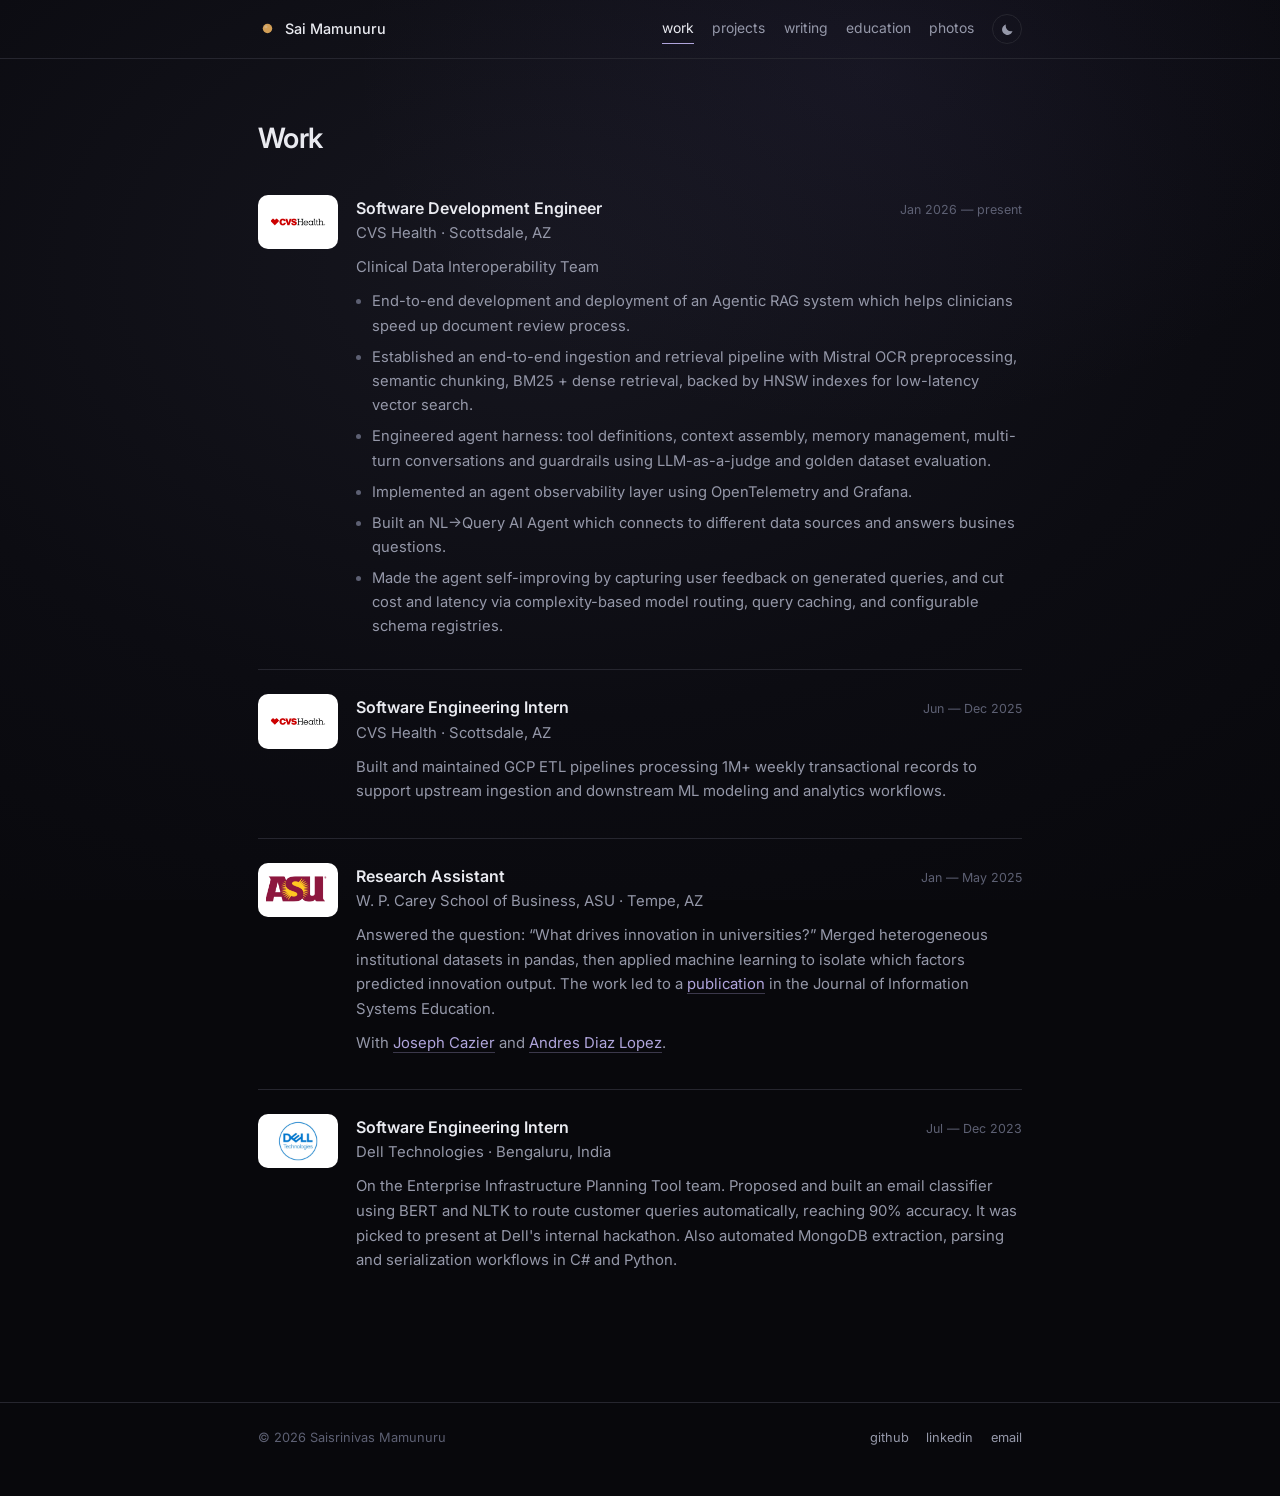
<file: experience.html>
<!DOCTYPE html>
<html lang="en">
<head>
<meta charset="UTF-8">
<meta name="viewport" content="width=device-width, initial-scale=1">
<title>Work — Saisrinivas Mamunuru</title>
<meta name="description" content="Where I've worked and what I built there.">
<link rel="icon" type="image/svg+xml" href="favicon.svg">
<script src="theme.js"></script>
<link rel="preconnect" href="https://fonts.googleapis.com">
<link rel="preconnect" href="https://fonts.gstatic.com" crossorigin>
<link href="https://fonts.googleapis.com/css2?family=Inter:wght@400;500;600&display=swap" rel="stylesheet">
<link rel="stylesheet" href="styles.css">
</head>
<body>

<header class="top">
  <div class="wrap">
    <a class="home-link" href="index.html">
      <svg width="19" height="19" viewBox="0 0 26 26" aria-hidden="true">
        <circle cx="13" cy="13" r="6.5" fill="#f4b862"/>
        <circle cx="10.8" cy="10.6" r="2.2" fill="#fff" opacity=".28"/>
      </svg>
      Sai Mamunuru
    </a>
    <div class="top-right">
      <nav>
        <a href="experience.html" aria-current="page">work</a>
        <a href="projects.html">projects</a>
        <a href="blog.html">writing</a>
        <a href="education.html">education</a>
        <a href="photography.html">photos</a>
      </nav>
      <button class="theme-toggle" type="button" aria-label="Toggle day and night theme" title="Toggle theme">
        <svg class="moon" width="15" height="15" viewBox="0 0 24 24" fill="none" aria-hidden="true"><path d="M20 14.5A8.5 8.5 0 0 1 9.5 4a8.5 8.5 0 1 0 10.5 10.5z" fill="currentColor"/></svg>
        <svg class="sun-i" width="15" height="15" viewBox="0 0 24 24" fill="none" aria-hidden="true"><circle cx="12" cy="12" r="4.6" fill="currentColor"/><g stroke="currentColor" stroke-width="1.6" stroke-linecap="round"><path d="M12 2.5v2.4M12 19.1v2.4M21.5 12h-2.4M4.9 12H2.5M18.4 5.6l-1.7 1.7M7.3 16.7l-1.7 1.7M18.4 18.4l-1.7-1.7M7.3 7.3 5.6 5.6"/></g></svg>
      </button>
    </div>
  </div>
</header>

<main>
  <div class="wrap">
    <h1>Work</h1>

    <section class="job" id="cvs">
      <div class="badge"><img src="logos/cvs-health.png" alt="CVS Health"></div>
      <div>
        <div class="job-head">
          <h2 class="job-title">Software Development Engineer</h2>
          <span class="job-when">Jan 2026 &mdash; present</span>
        </div>
        <p class="job-at">CVS Health &middot; Scottsdale, AZ</p>
        <p>Clinical Data Interoperability Team</p>
        <ul>
          <li>End-to-end development and deployment of an Agentic RAG system which helps clinicians speed up document review process.</li>
          <li>Established an end-to-end ingestion and retrieval pipeline with Mistral OCR preprocessing, semantic chunking,
          BM25 + dense retrieval, backed by HNSW indexes for low-latency vector search. </li>
          <li>Engineered agent harness: tool definitions, context assembly, memory management, multi-turn conversations and
          guardrails using LLM-as-a-judge and golden dataset evaluation.</li> 
          <li>Implemented an agent observability layer using OpenTelemetry and Grafana.</li>
          <li>Built an NL->Query AI Agent which connects to different data sources and answers busines questions.</li>
          <li>Made the agent self-improving by capturing user feedback on generated queries, and cut cost and latency via
complexity-based model routing, query caching, and configurable schema registries.</li>
      
        </ul>
      </div>
    </section>

    <section class="job" id="cvs-intern">
      <div class="badge"><img src="logos/cvs-health.png" alt="CVS Health"></div>
      <div>
        <div class="job-head">
          <h2 class="job-title">Software Engineering Intern</h2>
          <span class="job-when">Jun &mdash; Dec 2025</span>
        </div>
        <p class="job-at">CVS Health &middot; Scottsdale, AZ</p>
        <p>Built and maintained GCP ETL pipelines processing 1M+ weekly transactional
records to support upstream ingestion and downstream ML modeling and analytics workflows. </p>
      </div>
    </section>

    <section class="job" id="asu">
      <div class="badge"><img src="logos/asu.png" alt="Arizona State University"></div>
      <div>
        <div class="job-head">
          <h2 class="job-title">Research Assistant</h2>
          <span class="job-when">Jan &mdash; May 2025</span>
        </div>
        <p class="job-at">W. P. Carey School of Business, ASU &middot; Tempe, AZ</p>
        <p>Answered the question: &ldquo;What drives innovation in
          universities?&rdquo; Merged heterogeneous institutional datasets in pandas,
          then applied machine learning to isolate which factors predicted
          innovation output. The work led to a
          <a href="https://jise.org/Volume37/n3/JISE2026v37n3pp360-396.html" target="_blank" rel="noopener">publication</a>
          in the Journal of Information Systems Education.</p>
        <p>With <a href="https://search.asu.edu/profile/301569" target="_blank" rel="noopener">Joseph Cazier</a>
          and <a href="https://search.asu.edu/profile/3171618" target="_blank" rel="noopener">Andres Diaz Lopez</a>.</p>
      </div>
    </section>

    <section class="job" id="dell">
      <div class="badge"><img src="logos/dell-technologies.png" alt="Dell Technologies"></div>
      <div>
        <div class="job-head">
          <h2 class="job-title">Software Engineering Intern</h2>
          <span class="job-when">Jul &mdash; Dec 2023</span>
        </div>
        <p class="job-at">Dell Technologies &middot; Bengaluru, India</p>
        <p>On the Enterprise Infrastructure Planning Tool team. Proposed and built
          an email classifier using BERT and NLTK to route customer queries
          automatically, reaching 90% accuracy. It was picked to present at
          Dell's internal hackathon. Also automated MongoDB extraction,
          parsing and serialization workflows in C# and Python.</p>
      </div>
    </section>

  </div>
</main>

<footer class="foot">
  <div class="wrap">
    <span>&copy; 2026 Saisrinivas Mamunuru</span>
    <nav>
      <a href="https://github.com/saisrinivas7" target="_blank" rel="noopener">github</a>
      <a href="https://linkedin.com/in/saisrinivas7" target="_blank" rel="noopener">linkedin</a>
      <a href="mailto:ssmamunuru@gmail.com">email</a>
    </nav>
  </div>
</footer>

</body>
</html>
</file>
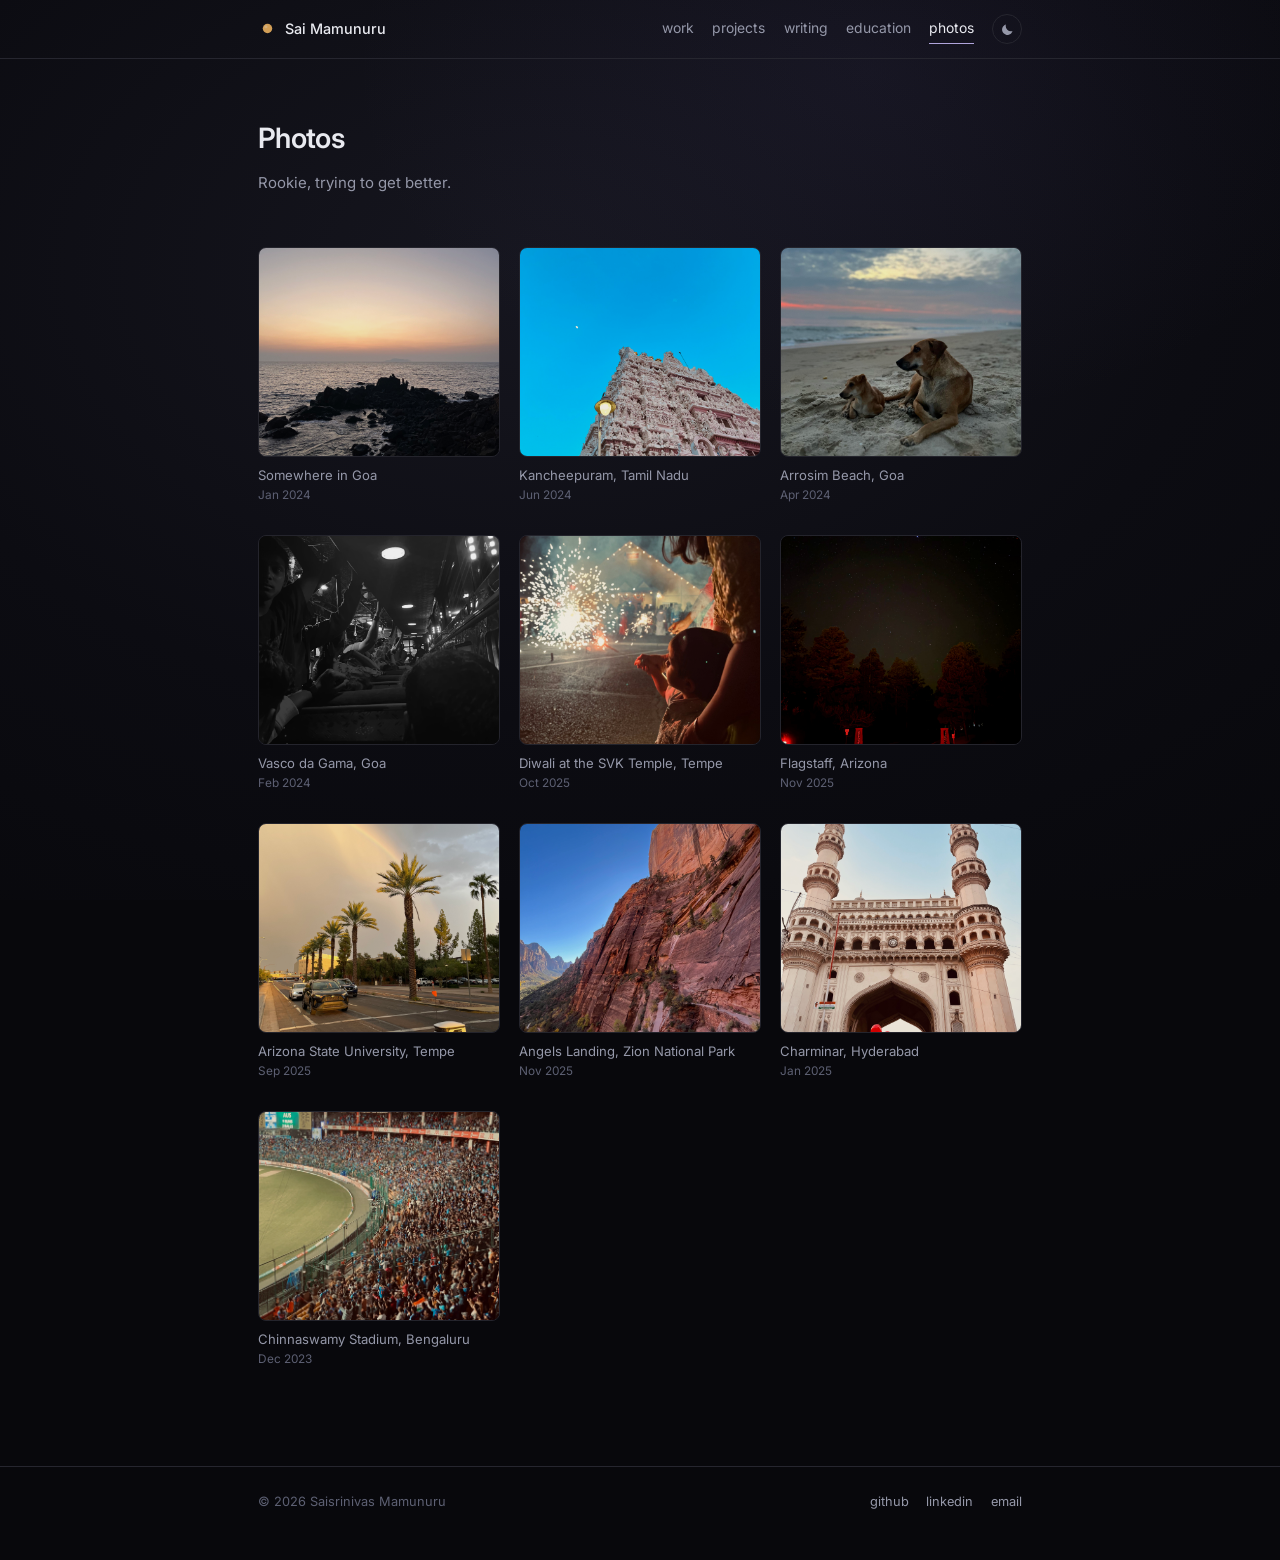
<file: photography.html>
<!DOCTYPE html>
<html lang="en">
<head>
<meta charset="UTF-8">
<meta name="viewport" content="width=device-width, initial-scale=1">
<title>Photos — Saisrinivas Mamunuru</title>
<meta name="description" content="Photographs, all shot on an iPhone.">
<link rel="icon" type="image/svg+xml" href="favicon.svg">
<script src="theme.js"></script>
<link rel="preconnect" href="https://fonts.googleapis.com">
<link rel="preconnect" href="https://fonts.gstatic.com" crossorigin>
<link href="https://fonts.googleapis.com/css2?family=Inter:wght@400;500;600&display=swap" rel="stylesheet">
<link rel="stylesheet" href="styles.css">
</head>
<body>

<header class="top">
  <div class="wrap">
    <a class="home-link" href="index.html">
      <svg width="19" height="19" viewBox="0 0 26 26" aria-hidden="true">
        <circle cx="13" cy="13" r="6.5" fill="#f4b862"/>
        <circle cx="10.8" cy="10.6" r="2.2" fill="#fff" opacity=".28"/>
      </svg>
      Sai Mamunuru
    </a>
    <div class="top-right">
      <nav>
        <a href="experience.html">work</a>
        <a href="projects.html">projects</a>
        <a href="blog.html">writing</a>
        <a href="education.html">education</a>
        <a href="photography.html" aria-current="page">photos</a>
      </nav>
      <button class="theme-toggle" type="button" aria-label="Toggle day and night theme" title="Toggle theme">
        <svg class="moon" width="15" height="15" viewBox="0 0 24 24" fill="none" aria-hidden="true"><path d="M20 14.5A8.5 8.5 0 0 1 9.5 4a8.5 8.5 0 1 0 10.5 10.5z" fill="currentColor"/></svg>
        <svg class="sun-i" width="15" height="15" viewBox="0 0 24 24" fill="none" aria-hidden="true"><circle cx="12" cy="12" r="4.6" fill="currentColor"/><g stroke="currentColor" stroke-width="1.6" stroke-linecap="round"><path d="M12 2.5v2.4M12 19.1v2.4M21.5 12h-2.4M4.9 12H2.5M18.4 5.6l-1.7 1.7M7.3 16.7l-1.7 1.7M18.4 18.4l-1.7-1.7M7.3 7.3 5.6 5.6"/></g></svg>
      </button>
    </div>
  </div>
</header>

<main>
  <div class="wrap">
    <h1>Photos</h1>
    <p class="lede">Rookie, trying to get better.</p>
    <div class="photos">
      <figure>
        <img src="pictures/butterfly.jpg" alt="Somewhere in Goa" loading="lazy">
        <figcaption>Somewhere in Goa<span>Jan 2024</span></figcaption>
      </figure>
      <figure>
        <img src="pictures/kanchi.jpg" alt="Kancheepuram, Tamil Nadu" loading="lazy">
        <figcaption>Kancheepuram, Tamil Nadu<span>Jun 2024</span></figcaption>
      </figure>
      <figure>
        <img src="pictures/kukal.jpg" alt="Arrosim Beach, Goa" loading="lazy">
        <figcaption>Arrosim Beach, Goa<span>Apr 2024</span></figcaption>
      </figure>
      <figure>
        <img src="pictures/goa_bus.jpg" alt="Vasco da Gama, Goa" loading="lazy">
        <figcaption>Vasco da Gama, Goa<span>Feb 2024</span></figcaption>
      </figure>
      <figure>
        <img src="pictures/svk.jpg" alt="Diwali at the SVK Temple, Tempe" loading="lazy">
        <figcaption>Diwali at the SVK Temple, Tempe<span>Oct 2025</span></figcaption>
      </figure>
      <figure>
        <img src="pictures/flagstaff.jpg" alt="Flagstaff, Arizona" loading="lazy">
        <figcaption>Flagstaff, Arizona<span>Nov 2025</span></figcaption>
      </figure>
      <figure>
        <img src="pictures/asu.jpg" alt="Arizona State University, Tempe" loading="lazy">
        <figcaption>Arizona State University, Tempe<span>Sep 2025</span></figcaption>
      </figure>
      <figure>
        <img src="pictures/zion.jpeg" alt="Angels Landing, Zion National Park" loading="lazy">
        <figcaption>Angels Landing, Zion National Park<span>Nov 2025</span></figcaption>
      </figure>
      <figure>
        <img src="pictures/4minar.jpg" alt="Charminar, Hyderabad" loading="lazy">
        <figcaption>Charminar, Hyderabad<span>Jan 2025</span></figcaption>
      </figure>
      <figure>
        <img src="pictures/chinnaswamy.jpg" alt="Chinnaswamy Stadium, Bengaluru" loading="lazy">
        <figcaption>Chinnaswamy Stadium, Bengaluru<span>Dec 2023</span></figcaption>
      </figure>
    </div>

  </div>
</main>

<footer class="foot">
  <div class="wrap">
    <span>&copy; 2026 Saisrinivas Mamunuru</span>
    <nav>
      <a href="https://github.com/saisrinivas7" target="_blank" rel="noopener">github</a>
      <a href="https://linkedin.com/in/saisrinivas7" target="_blank" rel="noopener">linkedin</a>
      <a href="mailto:ssmamunuru@gmail.com">email</a>
    </nav>
  </div>
</footer>

</body>
</html>
</file>
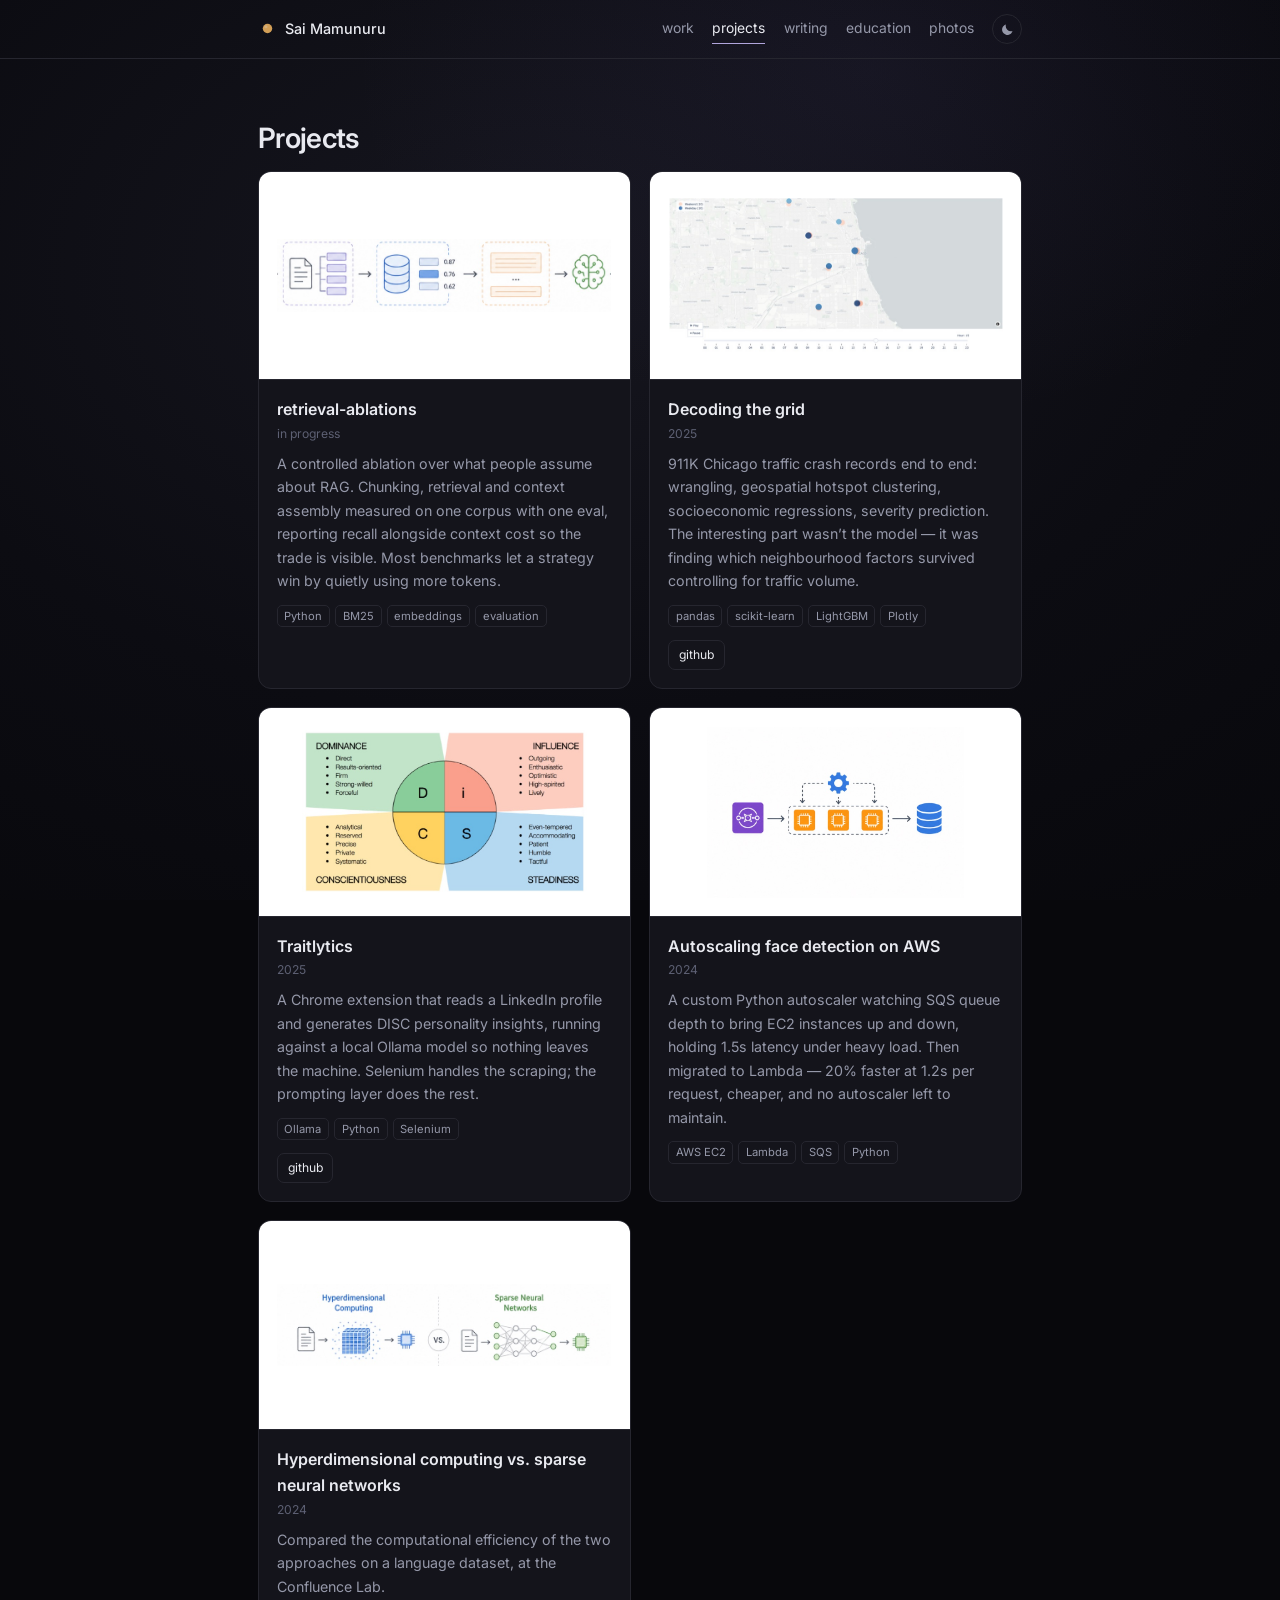
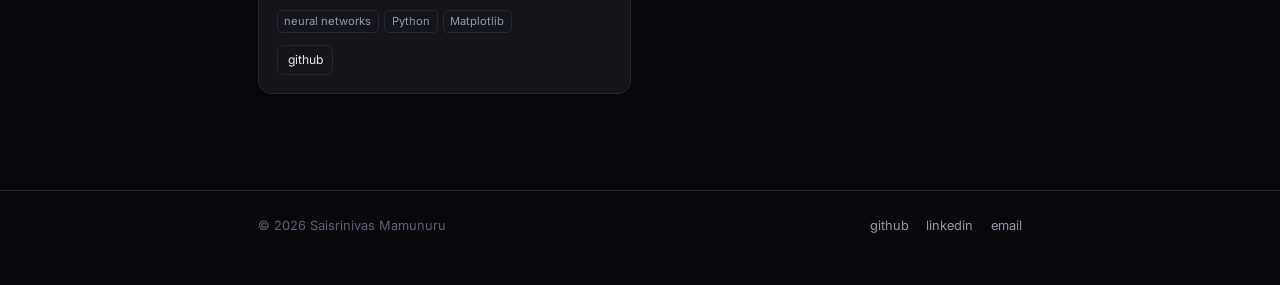
<file: projects.html>
<!DOCTYPE html>
<html lang="en">
<head>
<meta charset="UTF-8">
<meta name="viewport" content="width=device-width, initial-scale=1">
<title>Projects — Saisrinivas Mamunuru</title>
<meta name="description" content="Things I've built.">
<link rel="icon" type="image/svg+xml" href="favicon.svg">
<script src="theme.js"></script>
<link rel="preconnect" href="https://fonts.googleapis.com">
<link rel="preconnect" href="https://fonts.gstatic.com" crossorigin>
<link href="https://fonts.googleapis.com/css2?family=Inter:wght@400;500;600&display=swap" rel="stylesheet">
<link rel="stylesheet" href="styles.css">
</head>
<body>

<header class="top">
  <div class="wrap">
    <a class="home-link" href="index.html">
      <svg width="19" height="19" viewBox="0 0 26 26" aria-hidden="true">
        <circle cx="13" cy="13" r="6.5" fill="#f4b862"/>
        <circle cx="10.8" cy="10.6" r="2.2" fill="#fff" opacity=".28"/>
      </svg>
      Sai Mamunuru
    </a>
    <div class="top-right">
      <nav>
        <a href="experience.html">work</a>
        <a href="projects.html" aria-current="page">projects</a>
        <a href="blog.html">writing</a>
        <a href="education.html">education</a>
        <a href="photography.html">photos</a>
      </nav>
      <button class="theme-toggle" type="button" aria-label="Toggle day and night theme" title="Toggle theme">
        <svg class="moon" width="15" height="15" viewBox="0 0 24 24" fill="none" aria-hidden="true"><path d="M20 14.5A8.5 8.5 0 0 1 9.5 4a8.5 8.5 0 1 0 10.5 10.5z" fill="currentColor"/></svg>
        <svg class="sun-i" width="15" height="15" viewBox="0 0 24 24" fill="none" aria-hidden="true"><circle cx="12" cy="12" r="4.6" fill="currentColor"/><g stroke="currentColor" stroke-width="1.6" stroke-linecap="round"><path d="M12 2.5v2.4M12 19.1v2.4M21.5 12h-2.4M4.9 12H2.5M18.4 5.6l-1.7 1.7M7.3 16.7l-1.7 1.7M18.4 18.4l-1.7-1.7M7.3 7.3 5.6 5.6"/></g></svg>
      </button>
    </div>
  </div>
</header>

<main>
  <div class="wrap">
    <h1>Projects</h1>

    <div class="cards">

      <article class="card" id="retrieval-ablations">
        <div class="shot"><img src="shots/retrieval-ablations.jpg" width="800" height="174" alt="Retrieval pipeline: chunked document, ranked vector matches, assembled context, model"></div>
        <div class="card-body">
          <h3>retrieval-ablations</h3>
          <div class="card-when">in progress</div>
          <p>A controlled ablation over what people assume about RAG. Chunking,
            retrieval and context assembly measured on one corpus with one eval,
            reporting recall alongside context cost so the trade is visible. Most
            benchmarks let a strategy win by quietly using more tokens.</p>
          <div class="pills"><span class="pill">Python</span><span class="pill">BM25</span><span class="pill">embeddings</span><span class="pill">evaluation</span></div>
        </div>
      </article>

      <article class="card" id="chicago">
        <div class="shot"><img src="shots/chicago.jpg" width="800" height="372" alt="Map of Chicago with weekday and weekend crash hotspots by hour" loading="lazy"></div>
        <div class="card-body">
          <h3>Decoding the grid</h3>
          <div class="card-when">2025</div>
          <p>911K Chicago traffic crash records end to end: wrangling, geospatial
            hotspot clustering, socioeconomic regressions, severity prediction.
            The interesting part wasn&rsquo;t the model &mdash; it was finding which
            neighbourhood factors survived controlling for traffic volume.</p>
          <div class="pills"><span class="pill">pandas</span><span class="pill">scikit-learn</span><span class="pill">LightGBM</span><span class="pill">Plotly</span></div>
          <div class="btns"><a class="btn" href="https://github.com/saisrinivas7/Chicago_Accident_Analysis" target="_blank" rel="noopener">github</a></div>
        </div>
      </article>

      <article class="card" id="traitlytics">
        <div class="shot"><img src="shots/traitlytics.jpg" width="800" height="479" alt="DISC personality quadrants: dominance, influence, steadiness, conscientiousness" loading="lazy"></div>
        <div class="card-body">
          <h3>Traitlytics</h3>
          <div class="card-when">2025</div>
          <p>A Chrome extension that reads a LinkedIn profile and generates DISC
            personality insights, running against a local Ollama model so nothing
            leaves the machine. Selenium handles the scraping; the prompting layer
            does the rest.</p>
          <div class="pills"><span class="pill">Ollama</span><span class="pill">Python</span><span class="pill">Selenium</span></div>
          <div class="btns"><a class="btn" href="https://github.com/saisrinivas7/Traitlytics" target="_blank" rel="noopener">github</a></div>
        </div>
      </article>

      <article class="card" id="aws">
        <div class="shot"><img src="shots/aws.jpg" width="800" height="533" alt="Queue feeding an autoscaled pool of compute instances writing to storage" loading="lazy"></div>
        <div class="card-body">
          <h3>Autoscaling face detection on AWS</h3>
          <div class="card-when">2024</div>
          <p>A custom Python autoscaler watching SQS queue depth to bring EC2
            instances up and down, holding 1.5s latency under heavy load. Then
            migrated to Lambda &mdash; 20% faster at 1.2s per request, cheaper, and
            no autoscaler left to maintain.</p>
          <div class="pills"><span class="pill">AWS EC2</span><span class="pill">Lambda</span><span class="pill">SQS</span><span class="pill">Python</span></div>
        </div>
      </article>

      <article class="card" id="hdc">
        <div class="shot"><img src="shots/hdc-vs-snn.jpg" width="800" height="197" alt="Hyperdimensional computing compared against sparse neural networks" loading="lazy"></div>
        <div class="card-body">
          <h3>Hyperdimensional computing vs. sparse neural networks</h3>
          <div class="card-when">2024</div>
          <p>Compared the computational efficiency of the two approaches on a
            language dataset, at the Confluence Lab.</p>
          <div class="pills"><span class="pill">neural networks</span><span class="pill">Python</span><span class="pill">Matplotlib</span></div>
          <div class="btns"><a class="btn" href="https://github.com/Confluence-Lab/HD-vs-NN" target="_blank" rel="noopener">github</a></div>
        </div>
      </article>

    </div>

  </div>
</main>

<footer class="foot">
  <div class="wrap">
    <span>&copy; 2026 Saisrinivas Mamunuru</span>
    <nav>
      <a href="https://github.com/saisrinivas7" target="_blank" rel="noopener">github</a>
      <a href="https://linkedin.com/in/saisrinivas7" target="_blank" rel="noopener">linkedin</a>
      <a href="mailto:ssmamunuru@gmail.com">email</a>
    </nav>
  </div>
</footer>

</body>
</html>
</file>
<file: styles.css>
/* ------------------------------------------------------------------
   Saisrinivas Mamunuru
   Dark, spacious. The homepage carries the starfield; interior pages
   keep the same sky colour but stay still so they're easy to read.
   ------------------------------------------------------------------ */

:root {
  --ink: #e9eaf0;
  --soft: #9598a9;
  --faint: #5d6073;
  --accent: #b0a5dc;
  --card: #14141b;
  --rule: #26262f;
  --panel: rgba(20, 20, 27, 0.55);
  --page-base: #08080c;
  --page-bg:
    radial-gradient(760px 520px at 68% 8%, rgba(88, 78, 140, 0.11) 0%, rgba(88, 78, 140, 0) 68%),
    radial-gradient(1200px 800px at 42% 30%, #16161f 0%, #0c0c12 56%, #08080c 100%);
  --photo-dim: 0.94;
  --photo-dim-hover: 1.04;
  --sans: Inter, ui-sans-serif, -apple-system, BlinkMacSystemFont, "Segoe UI",
    Helvetica, sans-serif;
  --mono: ui-monospace, SFMono-Regular, "SF Mono", Menlo, monospace;
}

/* Morning: bright, toggled via the header button, held in localStorage. */
:root[data-theme="day"] {
  --ink: #2c2a3d;
  --soft: #5e5c74;
  --faint: #8d8ba3;
  --accent: #6f5aa8;
  --card: #fbf4ea;
  --rule: #e6ddf0;
  --panel: rgba(255, 250, 240, 0.6);
  --page-base: #fdf1e4;
  --page-bg:
    radial-gradient(900px 620px at 65% 4%, rgba(255, 214, 150, 0.5) 0%, rgba(255, 214, 150, 0) 62%),
    linear-gradient(180deg, #cfe4f7 0%, #eaf3fb 30%, #fdf1e4 68%, #ffe6cf 100%);
  --photo-dim: 1;
  --photo-dim-hover: 1.03;
}

*,
*::before,
*::after {
  box-sizing: border-box;
}

html {
  -webkit-text-size-adjust: 100%;
  /* The body gradient is viewport-fixed, so anything past one screen height
     would fall through to white without a base colour here. */
  background: var(--page-base);
}

body {
  margin: 0;
  color: var(--ink);
  font: 400 15px/1.65 var(--sans);
  -webkit-font-smoothing: antialiased;
  background: var(--page-bg);
  background-attachment: fixed;
  min-height: 100vh;
  transition: background 0.6s ease, color 0.4s ease;
}

a {
  color: inherit;
}

::selection {
  background: rgba(176, 165, 220, 0.22);
}

/* ---------- interior page shell ---------- */

.top {
  border-bottom: 1px solid var(--rule);
  transition: border-color 0.4s ease;
}

.top .wrap {
  display: flex;
  align-items: center;
  justify-content: space-between;
  gap: 1rem;
  min-height: 58px;
  flex-wrap: wrap;
}

.top-right {
  display: flex;
  align-items: center;
  gap: 1.1rem;
  flex-wrap: wrap;
}

.wrap {
  max-width: 820px;
  margin: 0 auto;
  padding: 0 1.75rem;
}

.home-link {
  display: inline-flex;
  align-items: center;
  gap: 0.5rem;
  text-decoration: none;
  font-size: 0.9rem;
  font-weight: 500;
  white-space: nowrap;
}

.home-link svg {
  flex: 0 0 auto;
  opacity: 0.85;
  transition: transform 0.5s ease, opacity 0.25s ease;
}

.home-link:hover svg {
  transform: rotate(14deg) scale(1.08);
  opacity: 1;
}

.top nav {
  display: flex;
  gap: 1.15rem;
  font-size: 0.87rem;
}

.top nav a {
  color: var(--soft);
  text-decoration: none;
  padding: 0.2rem 0;
  border-bottom: 1px solid transparent;
  transition: color 0.18s ease, border-color 0.18s ease;
}

.top nav a:hover {
  color: var(--ink);
  border-bottom-color: var(--accent);
}

.top nav a[aria-current="page"] {
  color: var(--ink);
  border-bottom-color: var(--accent);
}

/* ---------- theme toggle ---------- */

.theme-toggle {
  position: relative;
  flex: 0 0 auto;
  width: 30px;
  height: 30px;
  border-radius: 50%;
  border: 1px solid var(--rule);
  background: transparent;
  color: var(--soft);
  padding: 0;
  display: grid;
  place-items: center;
  cursor: pointer;
  transition: border-color 0.4s ease, color 0.25s ease;
}

.theme-toggle:hover {
  border-color: var(--accent);
  color: var(--accent);
}

.theme-toggle svg {
  position: absolute;
  transition: opacity 0.35s ease, transform 0.45s ease;
}

.theme-toggle .moon {
  opacity: 1;
  transform: rotate(0deg) scale(1);
}

.theme-toggle .sun-i {
  opacity: 0;
  transform: rotate(-90deg) scale(0.6);
}

:root[data-theme="day"] .theme-toggle .moon {
  opacity: 0;
  transform: rotate(90deg) scale(0.6);
}

:root[data-theme="day"] .theme-toggle .sun-i {
  opacity: 1;
  transform: rotate(0deg) scale(1);
}

main {
  padding: 3.5rem 0 6rem;
}

/* ---------- type ---------- */

h1 {
  font-size: 1.75rem;
  font-weight: 600;
  letter-spacing: -0.025em;
  margin: 0 0 0.6rem;
}

.lede {
  color: var(--soft);
  max-width: 54ch;
  margin: 0 0 3.2rem;
}

.lede a {
  color: var(--accent);
  text-decoration: none;
  border-bottom: 1px solid rgba(176, 165, 220, 0.3);
}

.lede a:hover {
  border-bottom-color: var(--accent);
}

h2.sec {
  font-size: 0.72rem;
  font-weight: 600;
  letter-spacing: 0.16em;
  text-transform: uppercase;
  color: var(--faint);
  margin: 3.5rem 0 1.4rem;
}

/* ---------- work rows ---------- */

.job {
  display: grid;
  grid-template-columns: 5rem 1fr;
  gap: 1.1rem;
  padding: 1.5rem 0;
  border-bottom: 1px solid var(--rule);
  transition: border-color 0.4s ease;
}

.job:last-child {
  border-bottom: 0;
}

.badge {
  width: 5rem;
  height: 3.4rem;
  border-radius: 10px;
  background: #fff;
  display: flex;
  align-items: center;
  justify-content: center;
  padding: 0.45rem 0.5rem;
}

.badge img {
  max-width: 100%;
  max-height: 100%;
  width: auto;
  height: auto;
  object-fit: contain;
  display: block;
}

.job-head {
  display: flex;
  justify-content: space-between;
  gap: 1rem;
  flex-wrap: wrap;
  align-items: baseline;
}

.job-title {
  font-size: 1rem;
  font-weight: 600;
  margin: 0;
}

.job-when {
  font-size: 0.78rem;
  color: var(--faint);
  white-space: nowrap;
}

.job-at {
  font-size: 0.88rem;
  color: var(--soft);
  margin: 0.05rem 0 0.55rem;
}

.job p {
  margin: 0 0 0.6rem;
  color: var(--soft);
  font-size: 0.93rem;
}

.job ul,
.entry ul {
  margin: 0.5rem 0 0;
  padding-left: 1.05rem;
  color: var(--soft);
  font-size: 0.92rem;
}

.job li,
.entry li {
  margin-bottom: 0.42rem;
}

.job li::marker,
.entry li::marker {
  color: var(--faint);
}

.job a,
.entry li a {
  color: var(--accent);
  text-decoration: none;
  border-bottom: 1px solid rgba(176, 165, 220, 0.3);
}

.job a:hover,
.entry li a:hover {
  border-bottom-color: var(--accent);
}

/* ---------- project cards ---------- */

.cards {
  display: grid;
  grid-template-columns: repeat(auto-fill, minmax(340px, 1fr));
  gap: 1.15rem;
}

.card {
  border: 1px solid var(--rule);
  border-radius: 13px;
  background: var(--card);
  overflow: hidden;
  transition: border-color 0.2s ease, transform 0.2s ease, background-color 0.4s ease;
}

.card:hover {
  border-color: var(--faint);
  transform: translateY(-2px);
}

.shot {
  aspect-ratio: 16 / 9;
  border-bottom: 1px solid var(--rule);
  background:
    repeating-linear-gradient(45deg, transparent, transparent 9px,
      rgba(140, 140, 160, 0.05) 9px, rgba(140, 140, 160, 0.05) 18px);
  display: grid;
  place-items: center;
  color: var(--faint);
  font-size: 0.72rem;
  text-align: center;
  padding: 0.5rem;
}

.shot:has(img) {
  background: #fff;
  padding: 1.15rem;
  display: flex;
  align-items: center;
  justify-content: center;
}

.shot img {
  max-width: 100%;
  max-height: 100%;
  width: auto;
  height: auto;
  object-fit: contain;
  display: block;
}

.card-body {
  padding: 1rem 1.1rem 1.15rem;
}

.card-body h3 {
  margin: 0;
  font-size: 1rem;
  font-weight: 600;
}

.card-when {
  color: var(--faint);
  font-size: 0.76rem;
  margin: 0.06rem 0 0.5rem;
}

.card-body p {
  margin: 0 0 0.75rem;
  color: var(--soft);
  font-size: 0.89rem;
}

.pills {
  display: flex;
  flex-wrap: wrap;
  gap: 0.32rem;
  margin-bottom: 0.8rem;
}

.pill {
  font-size: 0.7rem;
  color: var(--soft);
  border: 1px solid var(--rule);
  border-radius: 5px;
  padding: 0.06rem 0.42rem;
  transition: border-color 0.4s ease;
}

.btns {
  display: flex;
  gap: 0.5rem;
}

.btn {
  font-size: 0.76rem;
  text-decoration: none;
  color: var(--ink);
  border: 1px solid var(--rule);
  border-radius: 7px;
  padding: 0.24rem 0.62rem;
  transition: border-color 0.18s ease, color 0.18s ease;
}

.btn:hover {
  border-color: var(--accent);
  color: var(--accent);
}

/* ---------- simple entries (education, writing) ---------- */

.entry {
  padding: 1.5rem 0;
  border-bottom: 1px solid var(--rule);
  transition: border-color 0.4s ease;
}

.entry:has(.badge) {
  display: grid;
  grid-template-columns: 5rem 1fr;
  gap: 1.1rem;
}

.entry:last-child {
  border-bottom: 0;
}

.entry-head {
  display: flex;
  justify-content: space-between;
  gap: 1rem;
  flex-wrap: wrap;
  align-items: baseline;
}

.entry h2 {
  font-size: 1rem;
  font-weight: 600;
  margin: 0;
}

.entry h2 a {
  text-decoration: none;
}

.entry h2 a:hover {
  color: var(--accent);
}

.entry-when {
  font-size: 0.78rem;
  color: var(--faint);
  white-space: nowrap;
}

.entry-at {
  font-size: 0.88rem;
  color: var(--soft);
  margin: 0.05rem 0 0.5rem;
}

.entry p {
  margin: 0 0 0.5rem;
  color: var(--soft);
  font-size: 0.93rem;
}

.ext {
  font-size: 0.8rem;
  color: var(--accent);
  text-decoration: none;
  border-bottom: 1px solid rgba(176, 165, 220, 0.3);
}

.ext:hover {
  border-bottom-color: var(--accent);
}

/* ---------- photos ---------- */

.photos {
  display: grid;
  grid-template-columns: repeat(auto-fill, minmax(215px, 1fr));
  gap: 1.8rem 1.2rem;
}

.photos figure {
  margin: 0;
}

.photos img {
  width: 100%;
  height: 210px;
  object-fit: cover;
  display: block;
  border-radius: 8px;
  border: 1px solid var(--rule);
  background: var(--card);
  filter: brightness(var(--photo-dim));
  transition: filter 0.3s ease, border-color 0.4s ease;
}

.photos figure:hover img {
  filter: brightness(var(--photo-dim-hover));
}

.photos figcaption {
  font-size: 0.82rem;
  color: var(--soft);
  margin-top: 0.5rem;
}

.photos figcaption span {
  display: block;
  color: var(--faint);
  font-size: 0.74rem;
}

/* ---------- article ---------- */

.article {
  max-width: 36rem;
}

.article h2 {
  font-size: 1.12rem;
  font-weight: 600;
  margin: 2.6rem 0 0.5rem;
}

.article h3 {
  font-size: 1rem;
  font-weight: 600;
  margin: 1.9rem 0 0.4rem;
}

.article p {
  margin: 0 0 1.1rem;
  color: var(--soft);
}

.article ul,
.article ol {
  color: var(--soft);
  padding-left: 1.1rem;
  margin: 0 0 1.1rem;
}

.article li {
  margin-bottom: 0.4rem;
}

.article strong {
  color: var(--ink);
}

.article blockquote {
  margin: 1.5rem 0;
  padding-left: 1rem;
  border-left: 2px solid var(--accent);
  color: var(--soft);
  font-style: italic;
}

.article pre {
  background: var(--card);
  border: 1px solid var(--rule);
  border-radius: 9px;
  padding: 0.9rem 1.05rem;
  overflow-x: auto;
  font-family: var(--mono);
  font-size: 0.82rem;
  line-height: 1.6;
  color: var(--soft);
  margin: 0 0 1.2rem;
}

.article code {
  font-family: var(--mono);
  font-size: 0.86em;
}

.article img {
  max-width: 100%;
  height: auto;
  border-radius: 8px;
}

.scenario,
.loop-diagram {
  border: 1px solid var(--rule);
  border-left: 2px solid var(--accent);
  border-radius: 9px;
  padding: 0.9rem 1.1rem;
  margin: 0 0 1.3rem;
  background: var(--panel);
  transition: background-color 0.4s ease, border-color 0.4s ease;
}

.scenario h3 {
  margin-top: 0;
}

.scenario p:last-child,
.loop-diagram p:last-child {
  margin-bottom: 0;
}

.verdict {
  display: inline-block;
  font-size: 0.78rem;
  color: var(--faint);
  margin-top: 0.3rem;
}

.loop-diagram {
  font-size: 0.86rem;
  color: var(--soft);
}

.loop-arrow {
  color: var(--accent);
  padding: 0 0.3rem;
}

.post-meta {
  font-size: 0.79rem;
  color: var(--faint);
  margin: 0 0 2.4rem;
}

.back {
  font-size: 0.8rem;
  color: var(--faint);
  text-decoration: none;
  display: inline-block;
  margin-bottom: 1.6rem;
}

.back:hover {
  color: var(--accent);
}

/* ---------- footer ---------- */

.foot {
  border-top: 1px solid var(--rule);
  padding: 1.5rem 0 3rem;
  font-size: 0.8rem;
  color: var(--faint);
  transition: border-color 0.4s ease;
}

.foot .wrap {
  display: flex;
  justify-content: space-between;
  gap: 1rem;
  flex-wrap: wrap;
}

.foot nav {
  display: flex;
  gap: 1.1rem;
}

.foot a {
  color: var(--soft);
  text-decoration: none;
}

.foot a:hover {
  color: var(--accent);
}

/* ---------- responsive ---------- */

@media (max-width: 620px) {
  main {
    padding: 2.5rem 0 4rem;
  }

  .top .wrap {
    padding-top: 0.7rem;
    padding-bottom: 0.7rem;
  }

  .top nav {
    width: 100%;
    gap: 0.9rem;
    font-size: 0.82rem;
    flex-wrap: wrap;
  }

  .cards {
    grid-template-columns: 1fr;
  }

  .job {
    grid-template-columns: 1fr;
    gap: 0.7rem;
  }
}

@media (prefers-reduced-motion: reduce) {
  * {
    transition: none !important;
    animation: none !important;
  }
}
</file>
